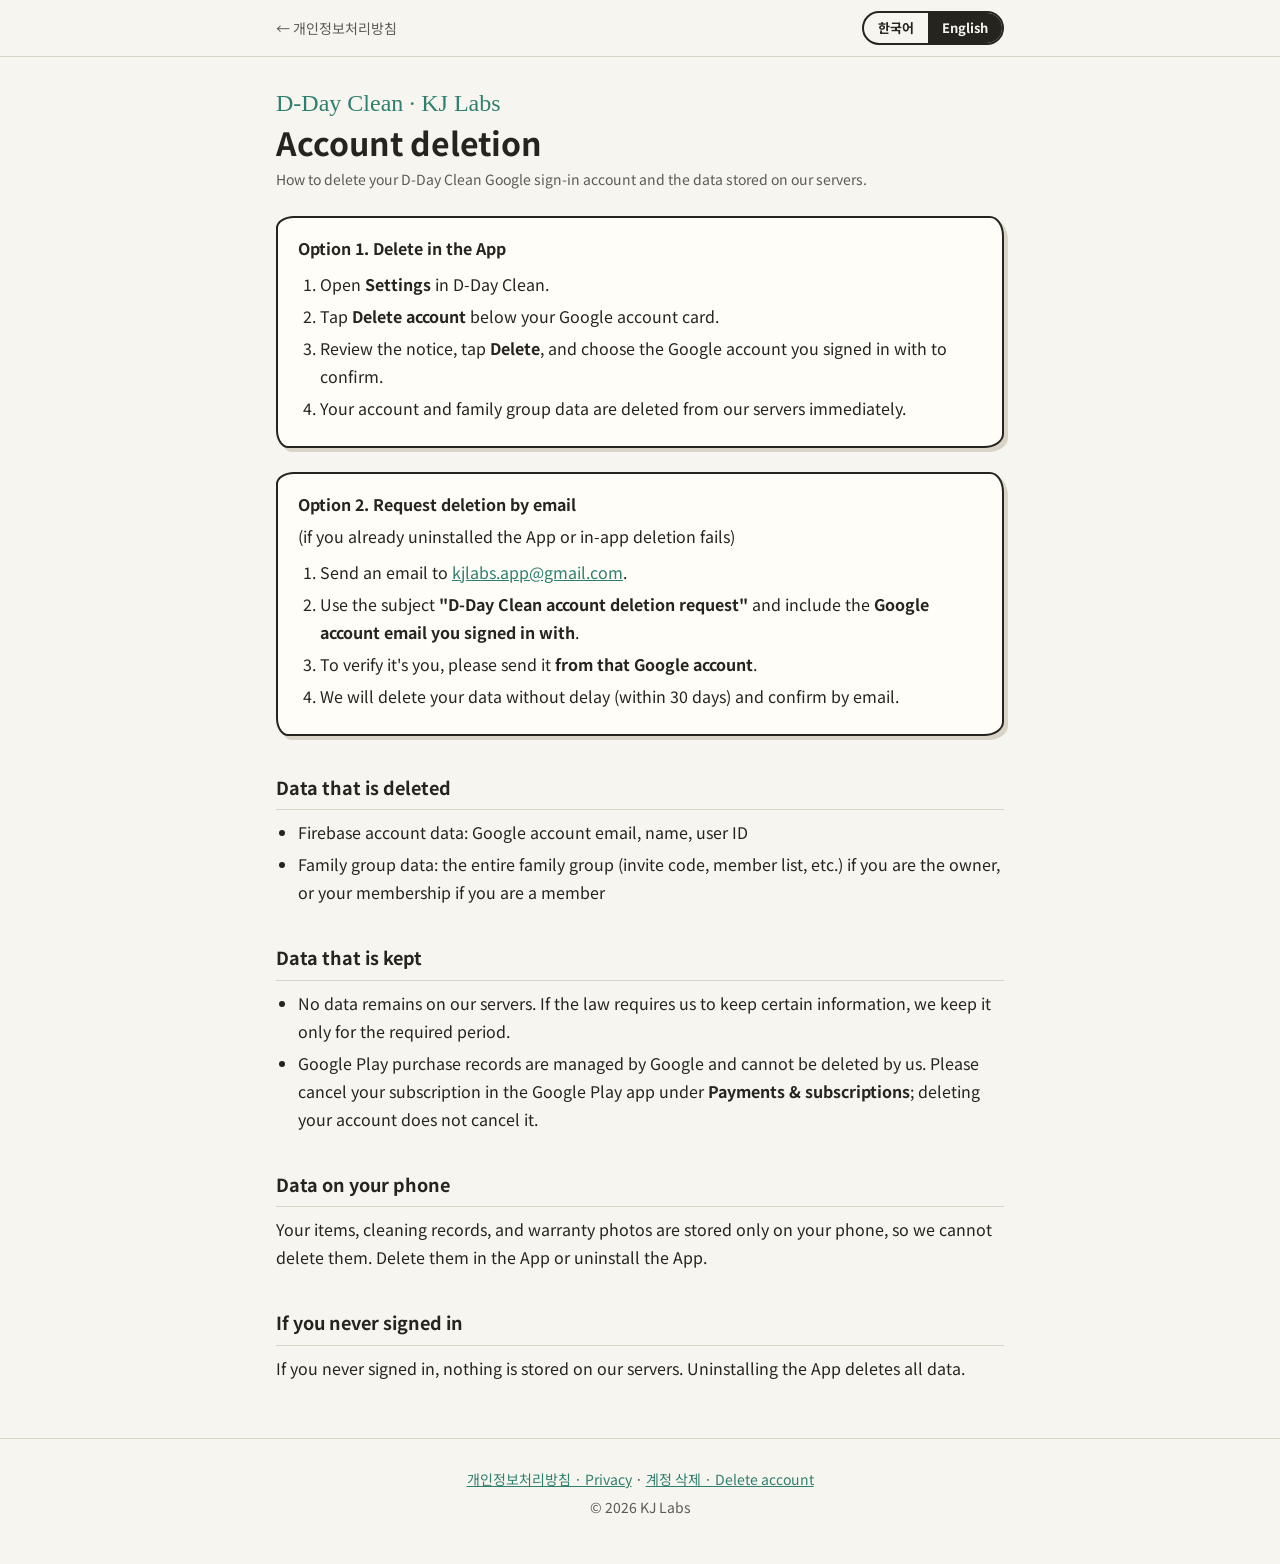
<file: apps/ddayclean/delete-account.html>
<!DOCTYPE html>
<html lang="ko">
<head>
  <meta charset="UTF-8">
  <meta name="viewport" content="width=device-width, initial-scale=1.0">
  <title>D-Day Clean 계정 삭제</title>
  <meta name="description" content="D-Day Clean 계정 및 데이터 삭제 요청 방법 (Account deletion)">
  <link rel="icon" href="icon.png">
  <link rel="preconnect" href="https://fonts.googleapis.com">
  <link rel="preconnect" href="https://fonts.gstatic.com" crossorigin>
  <link href="https://fonts.googleapis.com/css2?family=Noto+Sans+KR:wght@400;500;700&display=swap" rel="stylesheet">
  <link rel="stylesheet" href="legal.css">
</head>
<body>
  <header class="top">
    <nav>
      <a href="privacy.html" class="back">← 개인정보처리방침</a>
      <div class="lang" role="group" aria-label="언어 / Language">
        <button type="button" data-lang="ko">한국어</button>
        <button type="button" data-lang="en">English</button>
      </div>
    </nav>
  </header>

  <main>
    <!-- ===================== 한국어 ===================== -->
    <article lang="ko" data-section="ko">
      <p class="kicker">D-Day Clean · KJ Labs</p>
      <h1>계정 삭제</h1>
      <p class="meta">D-Day Clean의 Google 로그인 계정과 서버에 저장된 데이터를 삭제하는 방법입니다.</p>

      <div class="summary">
        <strong>방법 1. 앱에서 바로 삭제하기</strong>
        <ol>
          <li>D-Day Clean 앱에서 <b>설정</b>을 엽니다.</li>
          <li>Google 계정 카드 아래의 <b>계정 삭제</b>를 누릅니다.</li>
          <li>안내를 확인하고 <b>삭제</b>를 누른 뒤, 본인 확인을 위해 로그인한 Google 계정을 다시 선택합니다.</li>
          <li>서버의 계정 정보와 가족 그룹 정보가 즉시 삭제됩니다.</li>
        </ol>
      </div>

      <div class="summary">
        <strong>방법 2. 이메일로 삭제 요청하기</strong> (앱을 이미 삭제했거나 앱에서 삭제가 안 될 때)
        <ol>
          <li><a href="mailto:kjlabs.app@gmail.com?subject=D-Day%20Clean%20%EA%B3%84%EC%A0%95%20%EC%82%AD%EC%A0%9C%20%EC%9A%94%EC%B2%AD">kjlabs.app@gmail.com</a>으로 메일을 보냅니다.</li>
          <li>제목에 <b>"D-Day Clean 계정 삭제 요청"</b>, 본문에 <b>앱에 로그인한 Google 계정 이메일</b>을 적어 주세요.</li>
          <li>본인 확인을 위해 <b>로그인한 그 Google 계정으로</b> 보내 주세요.</li>
          <li>요청을 받은 뒤 지체 없이(최대 30일 이내) 삭제하고, 완료되면 메일로 알려 드립니다.</li>
        </ol>
      </div>

      <h2>삭제되는 데이터</h2>
      <ul>
        <li>Firebase 계정 정보: Google 계정 이메일, 이름, 사용자 ID</li>
        <li>가족 그룹 정보: 그룹장이면 가족 그룹(초대 코드, 구성원 목록 등) 전체, 구성원이면 그룹에서의 참여 정보</li>
      </ul>

      <h2>보관되는 데이터</h2>
      <ul>
        <li>서버에 남는 데이터는 없습니다. 법령에 따라 보관해야 하는 정보가 생기면 해당 기간 동안만 보관합니다.</li>
        <li>Google Play 결제 기록은 Google이 관리하며, 개발자가 삭제할 수 없습니다. 구독은 Google Play 앱의 <b>결제 및 정기 결제</b>에서 직접 해지해 주세요. 계정을 삭제해도 구독은 자동으로 해지되지 않습니다.</li>
      </ul>

      <h2>휴대폰 안의 데이터</h2>
      <p>품목, 청소 기록, 보증서 사진 등은 휴대폰 안에만 저장되어 있어 개발자가 지울 수 없습니다. 앱 안에서 직접 지우거나 앱을 삭제하면 함께 지워집니다.</p>

      <h2>로그인하지 않고 쓴 경우</h2>
      <p>로그인하지 않았다면 서버에 저장된 정보가 없습니다. 앱을 삭제하면 모든 데이터가 지워집니다.</p>
    </article>

    <!-- ===================== English ===================== -->
    <article lang="en" data-section="en">
      <p class="kicker">D-Day Clean · KJ Labs</p>
      <h1>Account deletion</h1>
      <p class="meta">How to delete your D-Day Clean Google sign-in account and the data stored on our servers.</p>

      <div class="summary">
        <strong>Option 1. Delete in the App</strong>
        <ol>
          <li>Open <b>Settings</b> in D-Day Clean.</li>
          <li>Tap <b>Delete account</b> below your Google account card.</li>
          <li>Review the notice, tap <b>Delete</b>, and choose the Google account you signed in with to confirm.</li>
          <li>Your account and family group data are deleted from our servers immediately.</li>
        </ol>
      </div>

      <div class="summary">
        <strong>Option 2. Request deletion by email</strong> (if you already uninstalled the App or in-app deletion fails)
        <ol>
          <li>Send an email to <a href="mailto:kjlabs.app@gmail.com?subject=D-Day%20Clean%20account%20deletion%20request">kjlabs.app@gmail.com</a>.</li>
          <li>Use the subject <b>"D-Day Clean account deletion request"</b> and include the <b>Google account email you signed in with</b>.</li>
          <li>To verify it's you, please send it <b>from that Google account</b>.</li>
          <li>We will delete your data without delay (within 30 days) and confirm by email.</li>
        </ol>
      </div>

      <h2>Data that is deleted</h2>
      <ul>
        <li>Firebase account data: Google account email, name, user ID</li>
        <li>Family group data: the entire family group (invite code, member list, etc.) if you are the owner, or your membership if you are a member</li>
      </ul>

      <h2>Data that is kept</h2>
      <ul>
        <li>No data remains on our servers. If the law requires us to keep certain information, we keep it only for the required period.</li>
        <li>Google Play purchase records are managed by Google and cannot be deleted by us. Please cancel your subscription in the Google Play app under <b>Payments &amp; subscriptions</b>; deleting your account does not cancel it.</li>
      </ul>

      <h2>Data on your phone</h2>
      <p>Your items, cleaning records, and warranty photos are stored only on your phone, so we cannot delete them. Delete them in the App or uninstall the App.</p>

      <h2>If you never signed in</h2>
      <p>If you never signed in, nothing is stored on our servers. Uninstalling the App deletes all data.</p>
    </article>
  </main>

  <footer>
    <p><a href="privacy.html">개인정보처리방침 · Privacy</a> · <a href="delete-account.html">계정 삭제 · Delete account</a></p>
    <p>© 2026 KJ Labs</p>
  </footer>

  <script src="legal.js"></script>
</body>
</html>
</file>
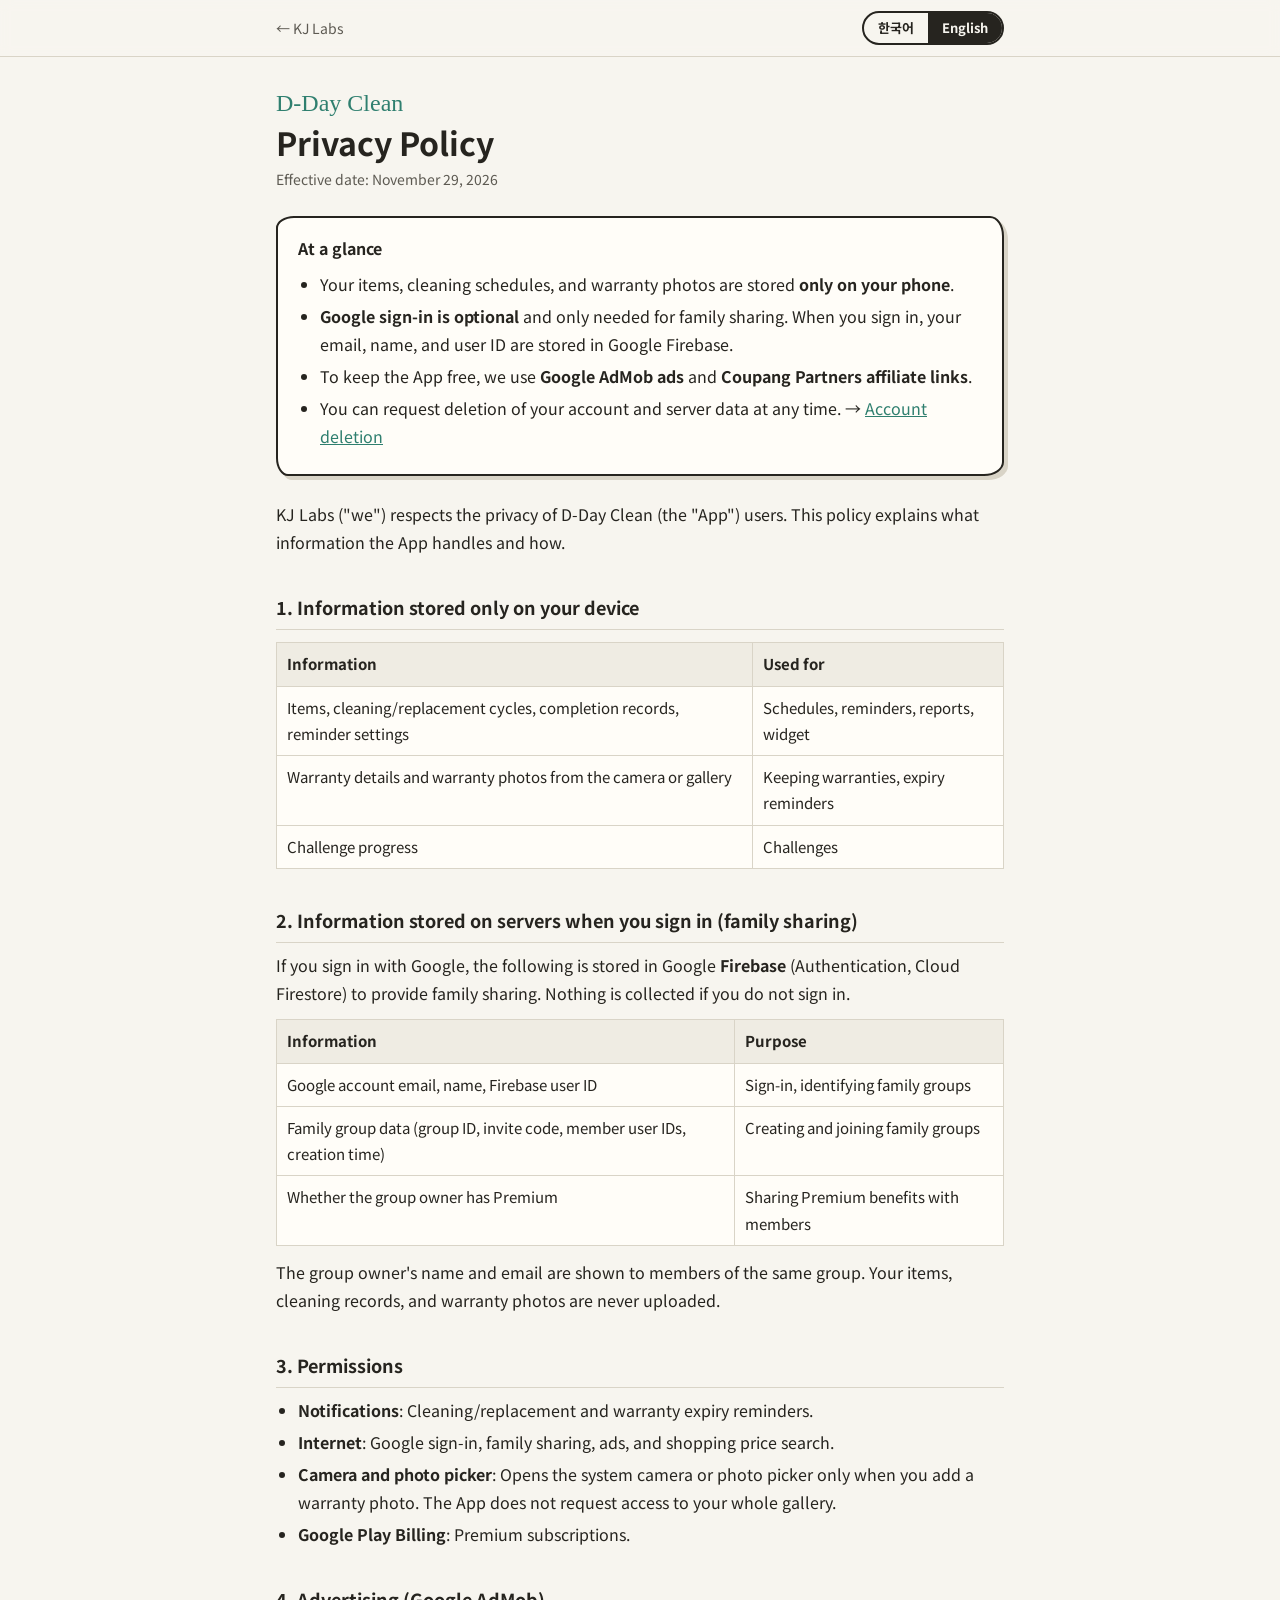
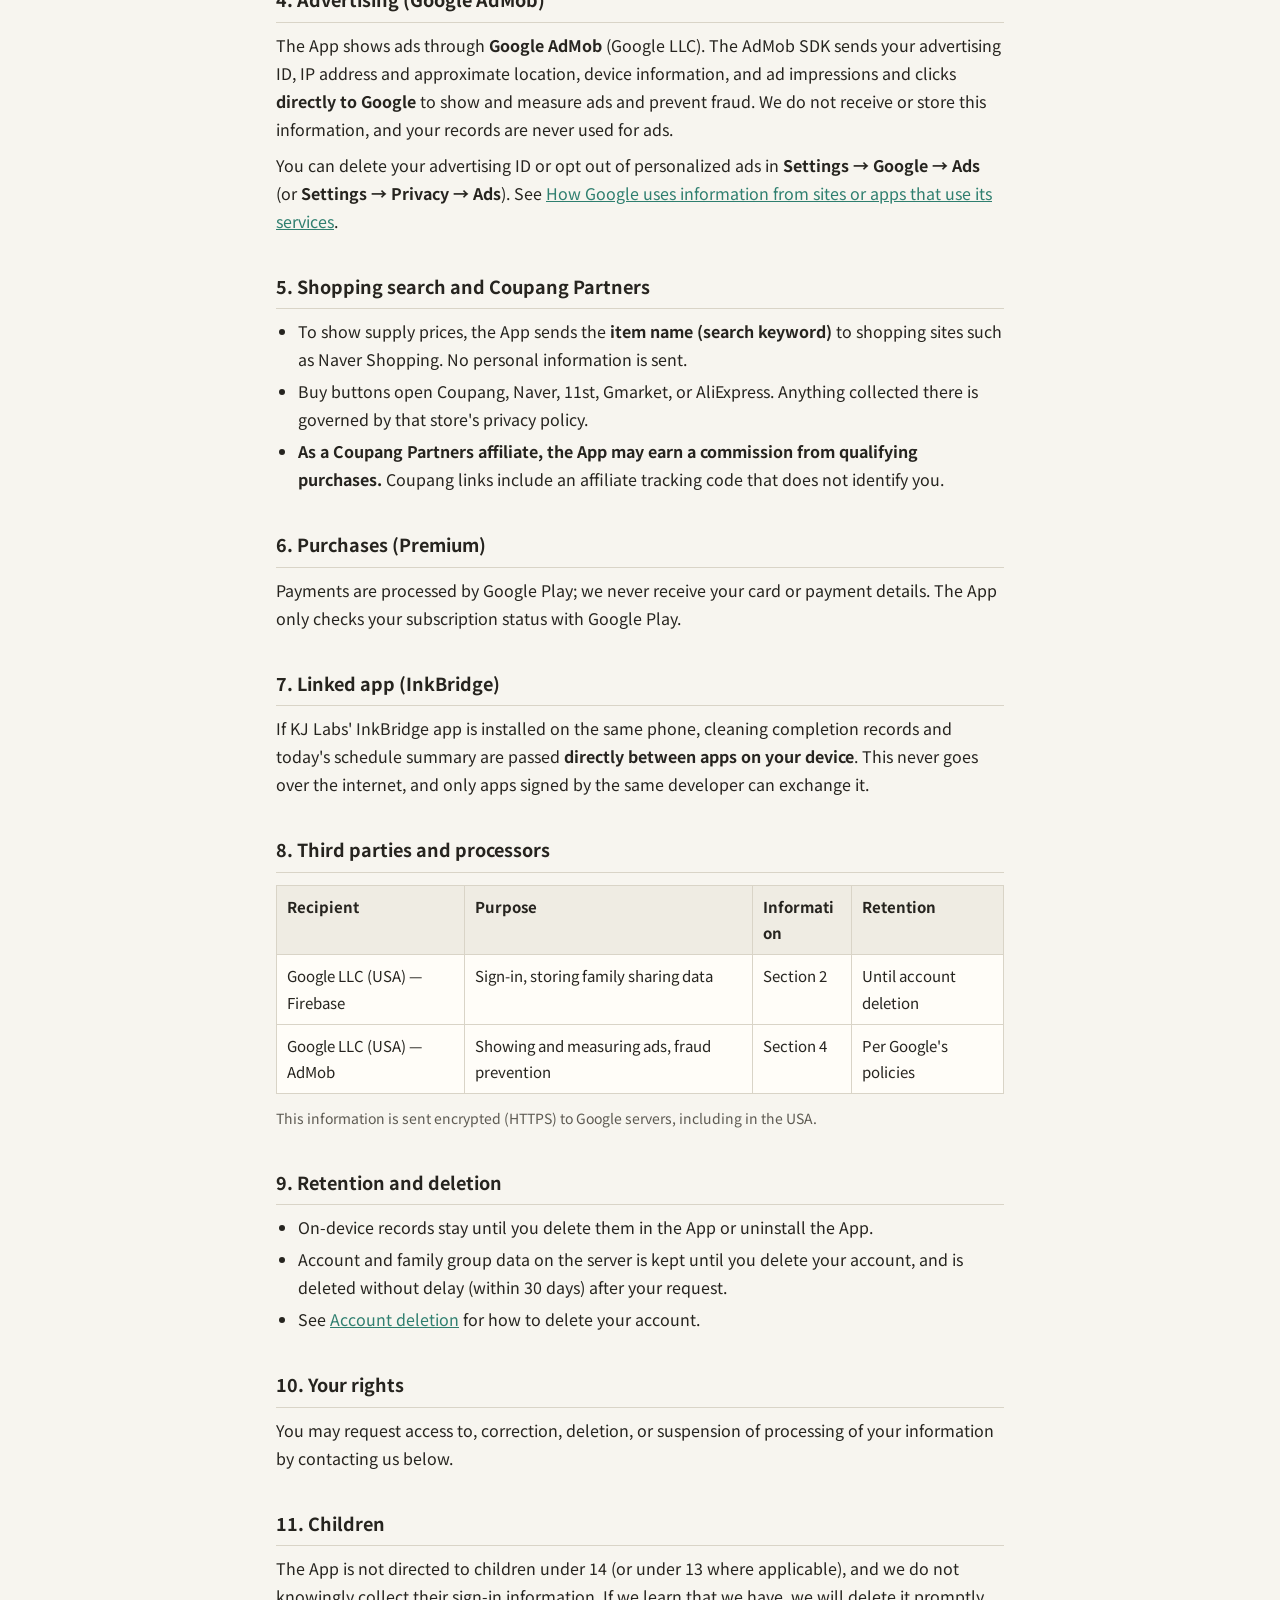
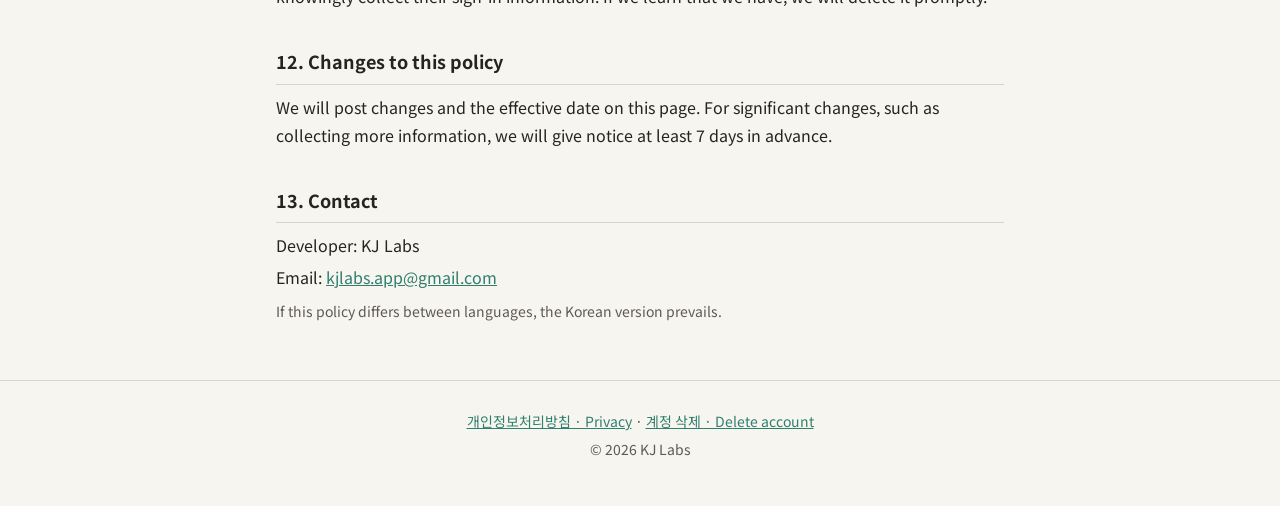
<file: apps/ddayclean/privacy.html>
<!DOCTYPE html>
<html lang="ko">
<head>
  <meta charset="UTF-8">
  <meta name="viewport" content="width=device-width, initial-scale=1.0">
  <title>D-Day Clean 개인정보처리방침</title>
  <meta name="description" content="D-Day Clean 개인정보처리방침 (Privacy Policy)">
  <link rel="icon" href="icon.png">
  <link rel="preconnect" href="https://fonts.googleapis.com">
  <link rel="preconnect" href="https://fonts.gstatic.com" crossorigin>
  <link href="https://fonts.googleapis.com/css2?family=Noto+Sans+KR:wght@400;500;700&display=swap" rel="stylesheet">
  <link rel="stylesheet" href="legal.css">
</head>
<body>
  <header class="top">
    <nav>
      <a href="../../" class="back">← KJ Labs</a>
      <div class="lang" role="group" aria-label="언어 / Language">
        <button type="button" data-lang="ko">한국어</button>
        <button type="button" data-lang="en">English</button>
      </div>
    </nav>
  </header>

  <main>
    <!-- ===================== 한국어 ===================== -->
    <article lang="ko" data-section="ko">
      <p class="kicker">D-Day Clean</p>
      <h1>개인정보처리방침</h1>
      <p class="meta">시행일: 2026년 11월 29일</p>

      <div class="summary">
        <strong>한눈에 보기</strong>
        <ul>
          <li>청소·교체 일정, 보증서 사진 같은 기록은 <b>사용자의 휴대폰 안에만</b> 저장됩니다.</li>
          <li><b>Google 로그인은 선택</b>이며, 가족 공유를 쓸 때만 필요합니다. 로그인하면 이메일·이름·사용자 ID가 Google Firebase에 저장됩니다.</li>
          <li>앱을 무료로 운영하기 위해 <b>Google AdMob 광고</b>와 <b>쿠팡 파트너스 제휴 링크</b>를 사용합니다.</li>
          <li>계정과 서버 데이터는 언제든 삭제를 요청할 수 있습니다. → <a href="delete-account.html">계정 삭제 안내</a></li>
        </ul>
      </div>

      <p>KJ Labs(이하 "개발자")는 D-Day Clean 앱(이하 "앱") 사용자의 개인정보를 소중히 여기며, 「개인정보 보호법」 등 관련 법령을 지킵니다. 이 방침은 앱이 어떤 정보를 어떻게 다루는지 설명합니다.</p>

      <h2>1. 기기 안에만 저장되는 정보</h2>
      <p>다음 정보는 사용자 기기 안에만 저장되며 개발자 서버로 전송되지 않습니다.</p>
      <table>
        <thead><tr><th>정보</th><th>쓰는 곳</th></tr></thead>
        <tbody>
          <tr><td>등록한 품목, 청소·교체 주기, 완료 기록, 알림 설정</td><td>일정 관리, 알림, 리포트, 위젯</td></tr>
          <tr><td>보증서 정보와 카메라·갤러리로 추가한 보증서 사진</td><td>보증서 보관과 만료 알림</td></tr>
          <tr><td>챌린지 진행 기록</td><td>챌린지 기능</td></tr>
        </tbody>
      </table>

      <h2>2. 로그인 시 서버에 저장되는 정보 (가족 공유)</h2>
      <p>Google 계정으로 로그인하면 가족 공유 기능을 위해 다음 정보가 Google의 <b>Firebase</b>(Authentication, Cloud Firestore)에 저장됩니다. 로그인하지 않으면 이 정보는 수집되지 않습니다.</p>
      <table>
        <thead><tr><th>정보</th><th>목적</th></tr></thead>
        <tbody>
          <tr><td>Google 계정 이메일, 이름, Firebase 사용자 ID</td><td>로그인, 가족 그룹 식별</td></tr>
          <tr><td>가족 그룹 정보(그룹 ID, 초대 코드, 구성원 사용자 ID, 생성 시각)</td><td>가족 그룹 만들기·참여</td></tr>
          <tr><td>그룹장의 프리미엄 이용 여부</td><td>구성원에게 프리미엄 혜택 공유</td></tr>
        </tbody>
      </table>
      <p>가족 그룹장의 이름과 이메일은 같은 그룹 구성원에게 표시됩니다. 품목·청소 기록·보증서 사진은 서버에 올라가지 않습니다.</p>

      <h2>3. 사용하는 권한</h2>
      <ul>
        <li><b>알림</b>: 청소·교체 일정과 보증서 만료를 알립니다.</li>
        <li><b>인터넷</b>: Google 로그인, 가족 공유, 광고, 쇼핑 가격 검색에 사용합니다.</li>
        <li><b>카메라·사진 선택</b>: 보증서 사진을 찍거나 고를 때만 기본 카메라 앱·사진 선택기를 엽니다. 갤러리 전체를 읽는 권한은 요청하지 않습니다.</li>
        <li><b>Google Play 결제</b>: 프리미엄 구독 결제에 사용합니다.</li>
      </ul>

      <h2>4. 광고 (Google AdMob)</h2>
      <p>앱은 Google LLC의 <b>Google AdMob</b>으로 광고를 보여 줍니다. AdMob SDK는 광고 표시·측정·부정 행위 방지를 위해 광고 ID, IP 주소와 대략적인 위치, 기기 정보, 광고 노출·클릭 기록을 <b>Google에 직접</b> 전달합니다. 개발자는 이 정보를 받거나 보관하지 않습니다. 앱의 기록 내용은 광고에 쓰이지 않습니다.</p>
      <p>휴대폰의 <b>설정 → Google → 광고</b>(또는 <b>설정 → 개인정보 보호 → 광고</b>)에서 광고 ID를 삭제하거나 맞춤형 광고를 끌 수 있습니다. 자세한 내용은 <a href="https://policies.google.com/technologies/partner-sites" target="_blank" rel="noopener">Google 파트너 사이트·앱의 데이터 사용 방식</a>을 확인해 주세요.</p>

      <h2>5. 쇼핑 검색과 쿠팡 파트너스</h2>
      <ul>
        <li>소모품 가격을 보여 주기 위해 앱이 <b>품목 이름(검색어)</b>을 네이버 쇼핑 등 쇼핑 사이트에 보냅니다. 개인정보는 함께 보내지 않습니다.</li>
        <li>구매 버튼은 쿠팡·네이버·11번가·G마켓·AliExpress 페이지를 엽니다. 이후 수집되는 정보는 각 쇼핑몰의 개인정보처리방침을 따릅니다.</li>
        <li><b>이 앱은 쿠팡 파트너스 활동의 일환으로, 이에 따른 일정액의 수수료를 제공받을 수 있습니다.</b> 쿠팡 링크에는 제휴 추적 코드가 포함되며, 이를 통해 개인을 식별하지 않습니다.</li>
      </ul>

      <h2>6. 결제 (프리미엄)</h2>
      <p>결제는 Google Play가 처리하며, 개발자는 카드 번호 등 결제 정보를 받지 않습니다. 앱은 구독 상태만 Google Play에서 확인합니다.</p>

      <h2>7. 연동 앱 (InkBridge)</h2>
      <p>같은 휴대폰에 KJ Labs의 InkBridge 앱이 있으면, 청소·교체 완료 기록과 오늘의 일정 현황이 <b>기기 안에서 앱끼리 직접</b> 전달됩니다. 인터넷을 거치지 않으며, 같은 개발자가 서명한 앱끼리만 주고받을 수 있습니다.</p>

      <h2>8. 제3자 제공 및 처리 위탁</h2>
      <table>
        <thead><tr><th>받는 자</th><th>목적</th><th>항목</th><th>보유 기간</th></tr></thead>
        <tbody>
          <tr><td>Google LLC (미국) — Firebase</td><td>로그인, 가족 공유 데이터 저장</td><td>2번의 정보</td><td>계정 삭제 시까지</td></tr>
          <tr><td>Google LLC (미국) — AdMob</td><td>광고 표시·측정, 부정 행위 방지</td><td>4번의 광고 관련 정보</td><td>Google 정책에 따름</td></tr>
        </tbody>
      </table>
      <p class="small">이 정보는 인터넷을 통해 Google 서버(미국 등)로 암호화(HTTPS)되어 전송됩니다.</p>

      <h2>9. 보관 기간과 삭제</h2>
      <ul>
        <li>기기 안의 기록은 사용자가 앱에서 지우거나 앱을 삭제할 때까지 보관됩니다.</li>
        <li>서버의 계정 정보와 가족 그룹 정보는 계정을 삭제할 때까지 보관되며, 삭제 요청 후 지체 없이(최대 30일 이내) 파기합니다.</li>
        <li>계정 삭제 방법은 <a href="delete-account.html">계정 삭제 안내</a> 페이지를 확인해 주세요.</li>
      </ul>

      <h2>10. 사용자의 권리</h2>
      <p>사용자는 자신의 정보에 대해 열람·정정·삭제·처리 정지를 요청할 수 있습니다. 아래 연락처로 문의하면 지체 없이 처리합니다.</p>

      <h2>11. 만 14세 미만 아동</h2>
      <p>앱은 만 14세 미만 아동을 대상으로 하지 않으며, 아동의 Google 로그인 정보를 알고 수집하지 않습니다. 아동의 정보가 수집된 사실을 알게 되면 즉시 삭제합니다.</p>

      <h2>12. 방침의 변경</h2>
      <p>방침을 고칠 때는 이 페이지에 변경 내용과 시행일을 알립니다. 수집 항목이 늘어나는 등 중요한 변경은 시행 7일 전에 공지합니다.</p>

      <h2>13. 개인정보 보호책임자 및 문의</h2>
      <ul class="plain">
        <li>개발자: KJ Labs</li>
        <li>이메일: <a href="mailto:kjlabs.app@gmail.com">kjlabs.app@gmail.com</a></li>
      </ul>
      <p class="small">개인정보 침해에 대한 신고나 상담이 필요하면 개인정보침해신고센터(privacy.kisa.or.kr, 국번 없이 118), 개인정보분쟁조정위원회(www.kopico.go.kr, 1833-6972)에 문의할 수 있습니다.</p>
    </article>

    <!-- ===================== English ===================== -->
    <article lang="en" data-section="en">
      <p class="kicker">D-Day Clean</p>
      <h1>Privacy Policy</h1>
      <p class="meta">Effective date: November 29, 2026</p>

      <div class="summary">
        <strong>At a glance</strong>
        <ul>
          <li>Your items, cleaning schedules, and warranty photos are stored <b>only on your phone</b>.</li>
          <li><b>Google sign-in is optional</b> and only needed for family sharing. When you sign in, your email, name, and user ID are stored in Google Firebase.</li>
          <li>To keep the App free, we use <b>Google AdMob ads</b> and <b>Coupang Partners affiliate links</b>.</li>
          <li>You can request deletion of your account and server data at any time. → <a href="delete-account.html?lang=en">Account deletion</a></li>
        </ul>
      </div>

      <p>KJ Labs ("we") respects the privacy of D-Day Clean (the "App") users. This policy explains what information the App handles and how.</p>

      <h2>1. Information stored only on your device</h2>
      <table>
        <thead><tr><th>Information</th><th>Used for</th></tr></thead>
        <tbody>
          <tr><td>Items, cleaning/replacement cycles, completion records, reminder settings</td><td>Schedules, reminders, reports, widget</td></tr>
          <tr><td>Warranty details and warranty photos from the camera or gallery</td><td>Keeping warranties, expiry reminders</td></tr>
          <tr><td>Challenge progress</td><td>Challenges</td></tr>
        </tbody>
      </table>

      <h2>2. Information stored on servers when you sign in (family sharing)</h2>
      <p>If you sign in with Google, the following is stored in Google <b>Firebase</b> (Authentication, Cloud Firestore) to provide family sharing. Nothing is collected if you do not sign in.</p>
      <table>
        <thead><tr><th>Information</th><th>Purpose</th></tr></thead>
        <tbody>
          <tr><td>Google account email, name, Firebase user ID</td><td>Sign-in, identifying family groups</td></tr>
          <tr><td>Family group data (group ID, invite code, member user IDs, creation time)</td><td>Creating and joining family groups</td></tr>
          <tr><td>Whether the group owner has Premium</td><td>Sharing Premium benefits with members</td></tr>
        </tbody>
      </table>
      <p>The group owner's name and email are shown to members of the same group. Your items, cleaning records, and warranty photos are never uploaded.</p>

      <h2>3. Permissions</h2>
      <ul>
        <li><b>Notifications</b>: Cleaning/replacement and warranty expiry reminders.</li>
        <li><b>Internet</b>: Google sign-in, family sharing, ads, and shopping price search.</li>
        <li><b>Camera and photo picker</b>: Opens the system camera or photo picker only when you add a warranty photo. The App does not request access to your whole gallery.</li>
        <li><b>Google Play Billing</b>: Premium subscriptions.</li>
      </ul>

      <h2>4. Advertising (Google AdMob)</h2>
      <p>The App shows ads through <b>Google AdMob</b> (Google LLC). The AdMob SDK sends your advertising ID, IP address and approximate location, device information, and ad impressions and clicks <b>directly to Google</b> to show and measure ads and prevent fraud. We do not receive or store this information, and your records are never used for ads.</p>
      <p>You can delete your advertising ID or opt out of personalized ads in <b>Settings → Google → Ads</b> (or <b>Settings → Privacy → Ads</b>). See <a href="https://policies.google.com/technologies/partner-sites" target="_blank" rel="noopener">How Google uses information from sites or apps that use its services</a>.</p>

      <h2>5. Shopping search and Coupang Partners</h2>
      <ul>
        <li>To show supply prices, the App sends the <b>item name (search keyword)</b> to shopping sites such as Naver Shopping. No personal information is sent.</li>
        <li>Buy buttons open Coupang, Naver, 11st, Gmarket, or AliExpress. Anything collected there is governed by that store's privacy policy.</li>
        <li><b>As a Coupang Partners affiliate, the App may earn a commission from qualifying purchases.</b> Coupang links include an affiliate tracking code that does not identify you.</li>
      </ul>

      <h2>6. Purchases (Premium)</h2>
      <p>Payments are processed by Google Play; we never receive your card or payment details. The App only checks your subscription status with Google Play.</p>

      <h2>7. Linked app (InkBridge)</h2>
      <p>If KJ Labs' InkBridge app is installed on the same phone, cleaning completion records and today's schedule summary are passed <b>directly between apps on your device</b>. This never goes over the internet, and only apps signed by the same developer can exchange it.</p>

      <h2>8. Third parties and processors</h2>
      <table>
        <thead><tr><th>Recipient</th><th>Purpose</th><th>Information</th><th>Retention</th></tr></thead>
        <tbody>
          <tr><td>Google LLC (USA) — Firebase</td><td>Sign-in, storing family sharing data</td><td>Section 2</td><td>Until account deletion</td></tr>
          <tr><td>Google LLC (USA) — AdMob</td><td>Showing and measuring ads, fraud prevention</td><td>Section 4</td><td>Per Google's policies</td></tr>
        </tbody>
      </table>
      <p class="small">This information is sent encrypted (HTTPS) to Google servers, including in the USA.</p>

      <h2>9. Retention and deletion</h2>
      <ul>
        <li>On-device records stay until you delete them in the App or uninstall the App.</li>
        <li>Account and family group data on the server is kept until you delete your account, and is deleted without delay (within 30 days) after your request.</li>
        <li>See <a href="delete-account.html?lang=en">Account deletion</a> for how to delete your account.</li>
      </ul>

      <h2>10. Your rights</h2>
      <p>You may request access to, correction, deletion, or suspension of processing of your information by contacting us below.</p>

      <h2>11. Children</h2>
      <p>The App is not directed to children under 14 (or under 13 where applicable), and we do not knowingly collect their sign-in information. If we learn that we have, we will delete it promptly.</p>

      <h2>12. Changes to this policy</h2>
      <p>We will post changes and the effective date on this page. For significant changes, such as collecting more information, we will give notice at least 7 days in advance.</p>

      <h2>13. Contact</h2>
      <ul class="plain">
        <li>Developer: KJ Labs</li>
        <li>Email: <a href="mailto:kjlabs.app@gmail.com">kjlabs.app@gmail.com</a></li>
      </ul>
      <p class="small">If this policy differs between languages, the Korean version prevails.</p>
    </article>
  </main>

  <footer>
    <p><a href="privacy.html">개인정보처리방침 · Privacy</a> · <a href="delete-account.html">계정 삭제 · Delete account</a></p>
    <p>© 2026 KJ Labs</p>
  </footer>

  <script src="legal.js"></script>
</body>
</html>
</file>
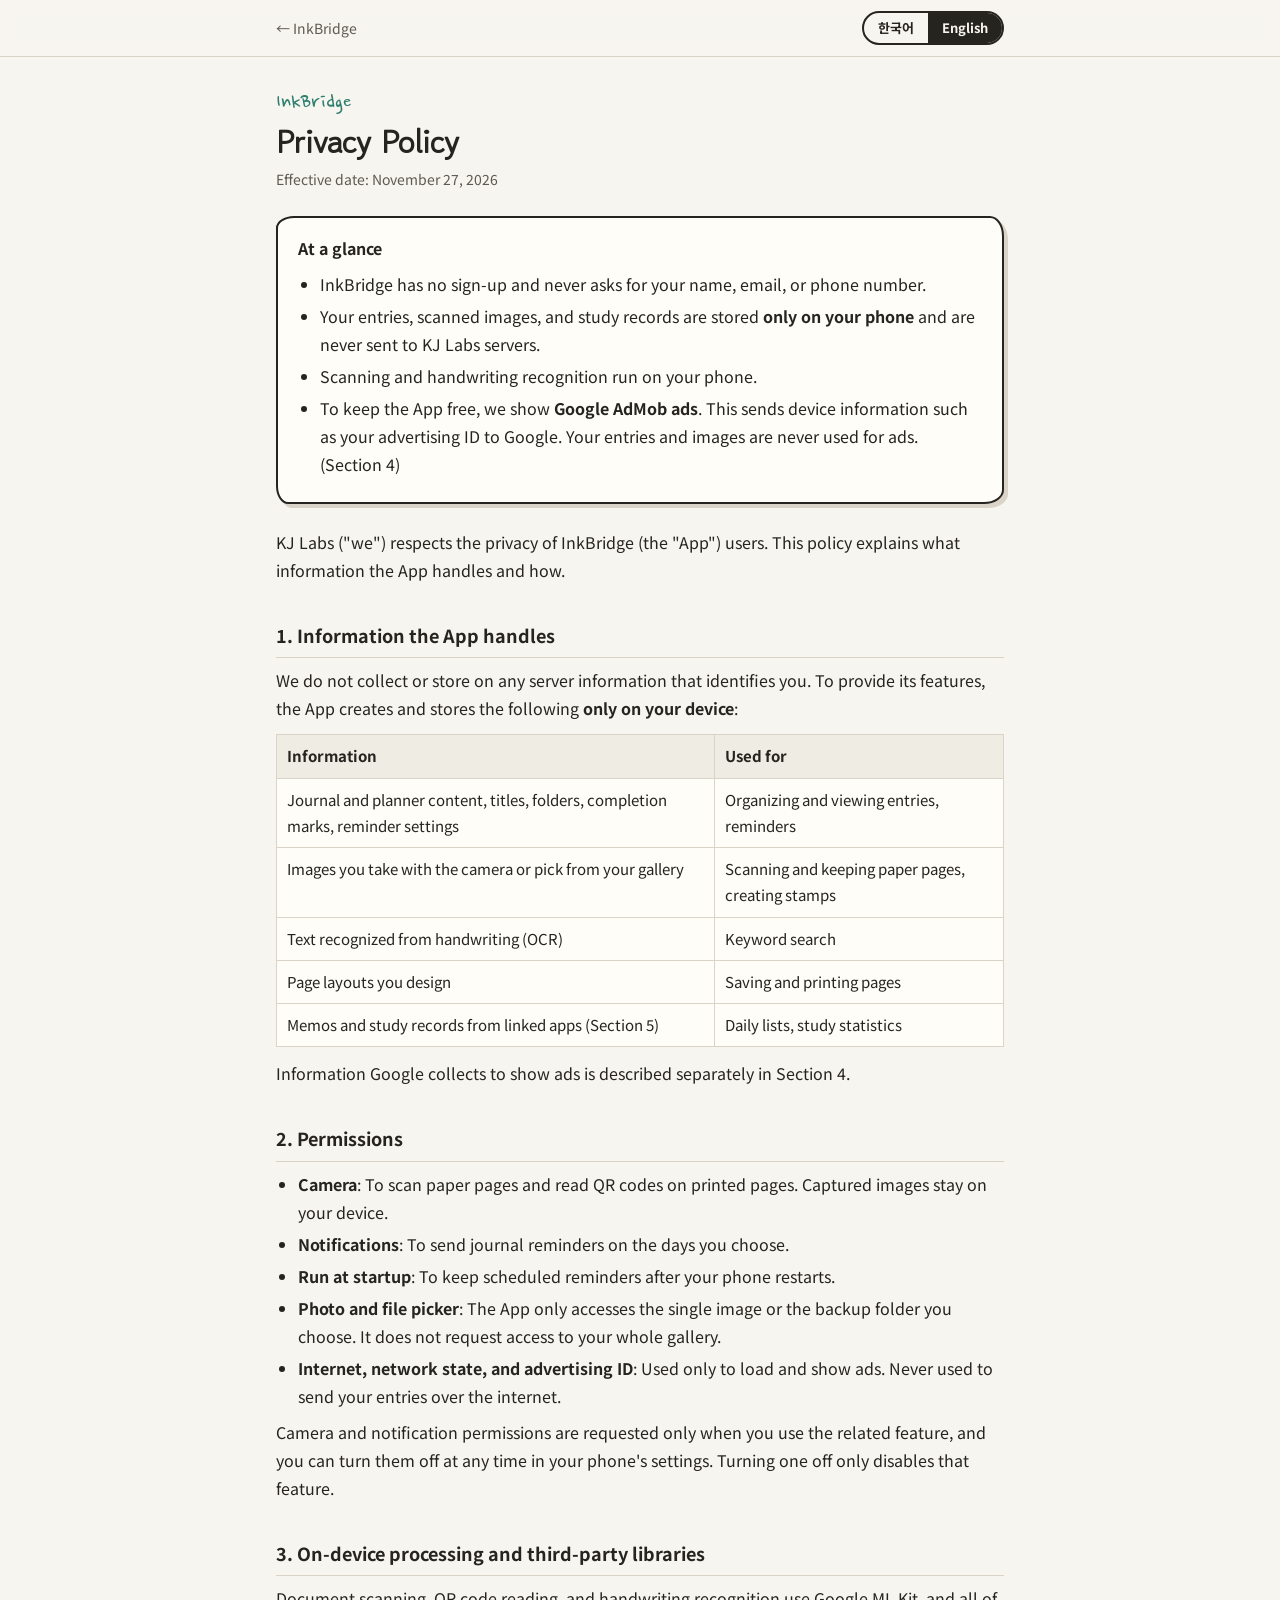
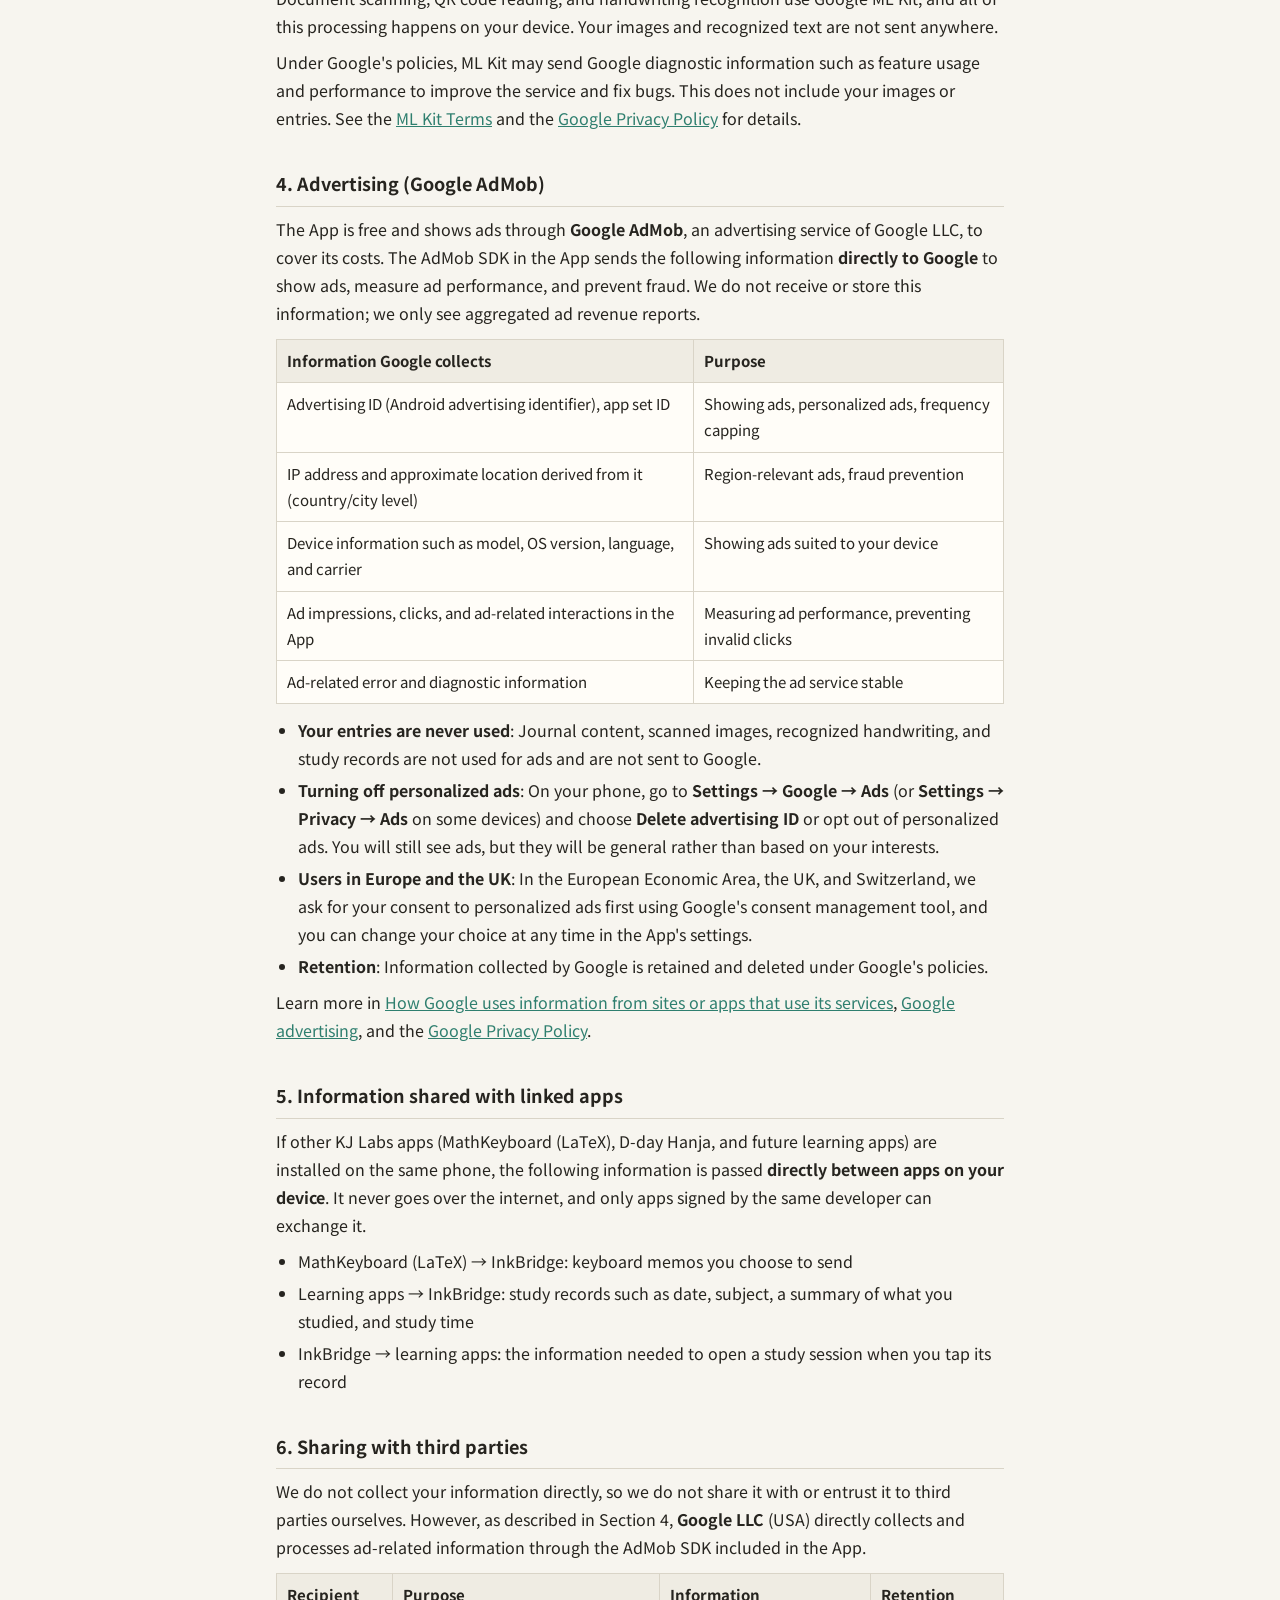
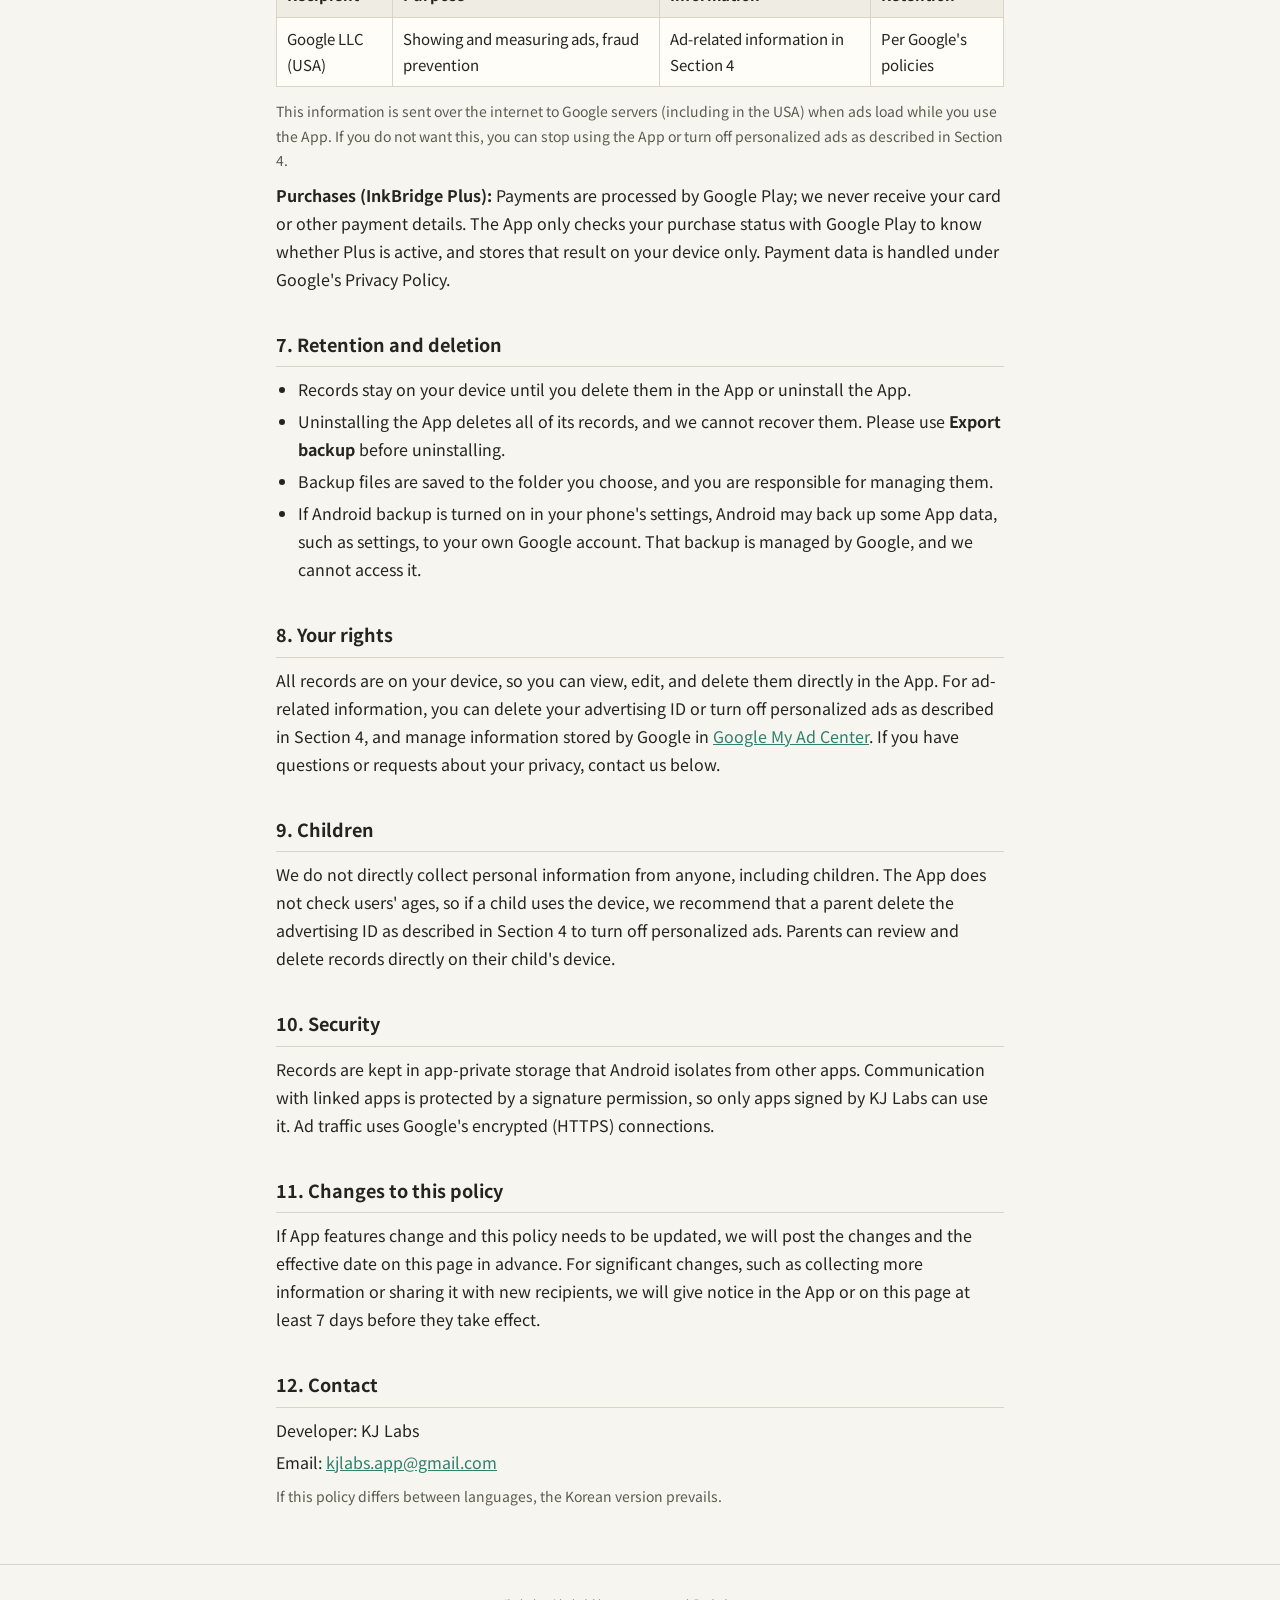
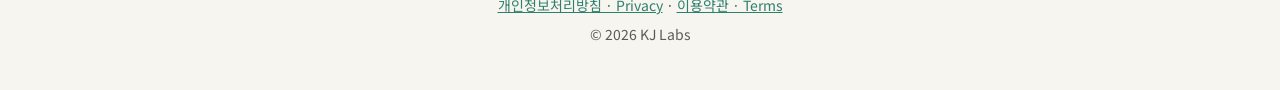
<file: apps/inkbridge/privacy.html>
<!DOCTYPE html>
<html lang="ko">
<head>
  <meta charset="UTF-8">
  <meta name="viewport" content="width=device-width, initial-scale=1.0">
  <title>InkBridge 개인정보처리방침</title>
  <meta name="description" content="InkBridge 개인정보처리방침 (Privacy Policy)">
  <link rel="icon" href="icon.png">
  <link rel="preconnect" href="https://fonts.googleapis.com">
  <link rel="preconnect" href="https://fonts.gstatic.com" crossorigin>
  <link href="https://fonts.googleapis.com/css2?family=Gowun+Dodum&family=Nanum+Pen+Script&family=Noto+Sans+KR:wght@400;500;700&display=swap" rel="stylesheet">
  <link rel="stylesheet" href="legal.css">
</head>
<body>
  <header class="top">
    <nav>
      <a href="./" class="back">← InkBridge</a>
      <div class="lang" role="group" aria-label="언어 / Language">
        <button type="button" data-lang="ko">한국어</button>
        <button type="button" data-lang="en">English</button>
      </div>
    </nav>
  </header>

  <main>
    <!-- ===================== 한국어 ===================== -->
    <article lang="ko" data-section="ko">
      <p class="kicker">InkBridge</p>
      <h1>개인정보처리방침</h1>
      <p class="meta">시행일: 2026년 11월 27일</p>

      <div class="summary">
        <strong>한눈에 보기</strong>
        <ul>
          <li>InkBridge는 회원가입이 없고, 이름·이메일·전화번호 같은 개인정보를 받지 않습니다.</li>
          <li>일기, 스캔 이미지, 학습 기록은 모두 <b>사용자의 휴대폰 안에만</b> 저장되며 KJ Labs 서버로 전송되지 않습니다.</li>
          <li>스캔과 손글씨 인식은 휴대폰 안에서 처리됩니다.</li>
          <li>앱을 무료로 운영하기 위해 <b>Google AdMob 광고</b>를 보여 줍니다. 이를 위해 광고 ID 같은 기기 정보가 Google에 전달됩니다. 일기·이미지 같은 기록 내용은 광고에 쓰이지 않습니다. (아래 4번)</li>
        </ul>
      </div>

      <p>KJ Labs(이하 "개발자")는 InkBridge 앱(이하 "앱") 사용자의 개인정보를 소중히 여기며, 「개인정보 보호법」 등 관련 법령을 지킵니다. 이 방침은 앱이 어떤 정보를 어떻게 다루는지 설명합니다.</p>

      <h2>1. 처리하는 정보</h2>
      <p>개발자는 사용자를 식별할 수 있는 개인정보를 직접 수집하거나 서버에 보관하지 않습니다. 앱 기능을 위해 다음 정보가 <b>사용자 기기 안에서만</b> 만들어지고 저장됩니다.</p>
      <table>
        <thead><tr><th>정보</th><th>쓰는 곳</th></tr></thead>
        <tbody>
          <tr><td>일기·플래너 내용, 제목, 폴더, 완료 표시, 알림 설정</td><td>기록 정리와 보기, 알림</td></tr>
          <tr><td>카메라로 찍거나 갤러리에서 고른 이미지</td><td>종이 페이지 스캔·보관, 스탬프 만들기</td></tr>
          <tr><td>손글씨 인식(OCR)으로 얻은 글자</td><td>키워드 검색</td></tr>
          <tr><td>직접 만든 속지 양식</td><td>속지 저장과 인쇄</td></tr>
          <tr><td>연동 앱에서 받은 메모·학습 기록 (아래 5번)</td><td>날짜별 목록, 학습 통계</td></tr>
        </tbody>
      </table>
      <p>광고 표시를 위해 Google이 수집하는 정보는 4번에서 따로 설명합니다.</p>

      <h2>2. 사용하는 권한</h2>
      <ul>
        <li><b>카메라</b>: 종이 페이지를 스캔하고 인쇄한 속지의 QR 코드를 읽습니다. 촬영한 이미지는 기기 안에만 저장됩니다.</li>
        <li><b>알림</b>: 사용자가 정한 날에 일기 알림을 보냅니다.</li>
        <li><b>부팅 완료 수신</b>: 휴대폰을 다시 켠 뒤에도 알림 예약이 유지되도록 합니다.</li>
        <li><b>사진·파일 선택</b>: 사용자가 직접 고른 이미지 한 장 또는 백업 폴더에만 접근합니다. 갤러리 전체를 읽는 권한은 요청하지 않습니다.</li>
        <li><b>인터넷·네트워크 상태, 광고 ID</b>: 광고를 불러오고 보여 주는 데에만 사용합니다. 기록 내용을 인터넷으로 보내는 데 쓰지 않습니다.</li>
      </ul>
      <p>카메라와 알림 권한은 해당 기능을 쓸 때만 요청하며, 휴대폰 설정에서 언제든 끌 수 있습니다. 권한을 끄면 그 기능만 쓸 수 없고 나머지 기능은 그대로 쓸 수 있습니다.</p>

      <h2>3. 기기 안 처리와 외부 라이브러리</h2>
      <p>문서 스캔, QR 코드 인식, 손글씨 인식에는 Google의 ML Kit를 사용하며, 이 처리는 모두 기기 안에서 이루어집니다. 사용자의 이미지나 인식된 글자는 외부로 전송되지 않습니다.</p>
      <p>다만 ML Kit는 Google 정책에 따라 기능 개선과 오류 해결을 위해 기능의 사용 빈도·성능 같은 진단 정보를 Google에 보낼 수 있습니다. 이 정보에는 사용자의 이미지나 기록 내용이 포함되지 않습니다. 자세한 내용은 <a href="https://developers.google.com/ml-kit/terms" target="_blank" rel="noopener">ML Kit 이용약관</a>과 <a href="https://policies.google.com/privacy" target="_blank" rel="noopener">Google 개인정보처리방침</a>을 확인해 주세요.</p>

      <h2>4. 광고 (Google AdMob)</h2>
      <p>앱은 무료로 제공되며, 운영 비용을 위해 Google LLC의 광고 서비스인 <b>Google AdMob</b>을 통해 광고를 보여 줍니다. 앱에 포함된 AdMob SDK는 광고를 보여 주고, 광고 성과를 측정하고, 부정 클릭을 막기 위해 다음 정보를 <b>Google에 직접</b> 전달합니다. 개발자는 이 정보를 받거나 보관하지 않으며, 집계된 광고 수익 보고서만 볼 수 있습니다.</p>
      <table>
        <thead><tr><th>Google이 수집하는 정보</th><th>목적</th></tr></thead>
        <tbody>
          <tr><td>광고 ID(Android 광고 식별자), 앱 세트 ID</td><td>광고 표시, 맞춤형 광고, 광고 횟수 제한</td></tr>
          <tr><td>IP 주소와 이로부터 추정한 대략적인 위치(국가·도시 수준)</td><td>지역에 맞는 광고, 부정 행위 방지</td></tr>
          <tr><td>기기 모델, 운영체제 버전, 언어, 통신사 등 기기 정보</td><td>기기에 맞는 광고 표시</td></tr>
          <tr><td>광고 노출·클릭 기록, 앱 사용 중 광고 관련 상호작용</td><td>광고 성과 측정, 부정 클릭 방지</td></tr>
          <tr><td>광고 관련 오류·진단 정보</td><td>광고 서비스 안정성 확보</td></tr>
        </tbody>
      </table>
      <ul>
        <li><b>기록 내용은 쓰이지 않습니다</b>: 일기 내용, 스캔 이미지, 손글씨 인식 결과, 학습 기록은 광고에 쓰이지 않으며 Google에 전달되지 않습니다.</li>
        <li><b>맞춤형 광고 끄기</b>: 휴대폰의 <b>설정 → Google → 광고</b>(기기에 따라 <b>설정 → 개인정보 보호 → 광고</b>)에서 <b>광고 ID 삭제</b> 또는 맞춤형 광고 끄기를 선택할 수 있습니다. 이 경우에도 광고는 표시되지만, 관심사에 맞춘 광고 대신 일반 광고가 나옵니다.</li>
        <li><b>유럽·영국 사용자</b>: 유럽경제지역(EEA), 영국, 스위스에서는 Google의 동의 관리 도구로 맞춤형 광고에 대한 동의를 먼저 묻고, 동의 여부는 앱 설정에서 언제든 바꿀 수 있습니다.</li>
        <li><b>보관 기간</b>: Google이 수집한 정보는 Google의 정책에 따라 보관·삭제됩니다.</li>
      </ul>
      <p>Google의 정보 처리 방식은 <a href="https://policies.google.com/technologies/partner-sites" target="_blank" rel="noopener">Google 파트너 사이트·앱의 데이터 사용 방식</a>, <a href="https://policies.google.com/technologies/ads" target="_blank" rel="noopener">Google 광고 정책</a>, <a href="https://policies.google.com/privacy" target="_blank" rel="noopener">Google 개인정보처리방침</a>에서 확인할 수 있습니다.</p>

      <h2>5. 연동 앱과 주고받는 정보</h2>
      <p>같은 휴대폰에 KJ Labs의 앱(MathKeyboard(LaTeX), D-day Hanja 및 이후 출시되는 학습 앱)이 설치되어 있으면, 다음 정보가 <b>기기 안에서 앱끼리 직접</b> 전달됩니다. 인터넷을 거치지 않으며, 같은 개발자가 서명한 앱끼리만 주고받을 수 있도록 보호됩니다.</p>
      <ul>
        <li>MathKeyboard(LaTeX) → InkBridge: 사용자가 보내기를 누른 키보드 메모</li>
        <li>학습 앱 → InkBridge: 학습한 날짜, 과목, 학습 내용 요약, 학습 시간 등 학습 기록</li>
        <li>InkBridge → 학습 앱: 사용자가 기록을 눌러 해당 학습으로 이동할 때 필요한 정보</li>
      </ul>

      <h2>6. 제3자 제공 및 처리 위탁</h2>
      <p>개발자는 사용자 정보를 직접 수집하지 않으므로 제3자에게 제공하거나 처리를 위탁하지 않습니다. 다만 4번에서 설명한 대로, 광고 표시를 위해 앱에 포함된 AdMob SDK를 통해 <b>Google LLC</b>(미국)가 광고 관련 정보를 직접 수집·처리합니다.</p>
      <table>
        <thead><tr><th>받는 자</th><th>목적</th><th>항목</th><th>보유 기간</th></tr></thead>
        <tbody>
          <tr><td>Google LLC (미국)</td><td>광고 표시·측정, 부정 행위 방지</td><td>4번의 광고 관련 정보</td><td>Google 정책에 따름</td></tr>
        </tbody>
      </table>
      <p class="small">이 정보는 앱 사용 중 광고를 불러올 때 인터넷을 통해 Google 서버(미국 등)로 전송됩니다. 광고를 원하지 않으면 앱 사용을 멈추거나, 4번의 방법으로 맞춤형 광고를 끌 수 있습니다.</p>

      <p><b>유료 결제(InkBridge Plus):</b> 결제는 Google Play가 처리하며, 개발자는 카드 번호 등 결제 정보를 받지 않습니다. 앱은 Plus 이용 여부를 확인하기 위해 Google Play에서 구매 상태만 조회하고, 그 결과를 기기 안에만 저장합니다. 결제 정보의 처리는 Google의 개인정보처리방침을 따릅니다.</p>

      <h2>7. 보관 기간과 삭제</h2>
      <ul>
        <li>기록은 사용자가 앱에서 지우거나 앱을 삭제할 때까지 기기 안에 보관됩니다.</li>
        <li>앱을 삭제하면 앱 안의 모든 기록이 함께 지워지며 개발자는 이를 되살릴 수 없습니다. 삭제 전에 앱의 <b>백업 내보내기</b>를 이용해 주세요.</li>
        <li>백업 내보내기로 저장한 파일은 사용자가 고른 폴더에 저장되며, 그 파일의 관리는 사용자에게 있습니다.</li>
        <li>휴대폰 설정에서 Android 백업이 켜져 있으면, Android 시스템이 앱 설정 등 일부 데이터를 사용자 본인의 Google 계정에 백업할 수 있습니다. 이 백업은 Google이 관리하며 개발자는 접근할 수 없습니다.</li>
      </ul>

      <h2>8. 사용자의 권리</h2>
      <p>모든 기록은 사용자 기기에 있으므로 사용자가 앱 안에서 직접 보고, 고치고, 지울 수 있습니다. 광고와 관련된 정보는 4번의 방법으로 광고 ID를 삭제하거나 맞춤형 광고를 끌 수 있으며, Google에 저장된 정보는 <a href="https://myadcenter.google.com/" target="_blank" rel="noopener">Google 내 광고 센터</a>에서 관리할 수 있습니다. 개인정보와 관련해 궁금한 점이나 요청이 있으면 아래 연락처로 문의해 주세요.</p>

      <h2>9. 만 14세 미만 아동</h2>
      <p>개발자는 아동을 포함한 어떤 사용자의 개인정보도 직접 수집하지 않습니다. 앱은 사용자의 나이를 확인하지 않으므로, 아동이 사용하는 기기라면 보호자가 4번의 방법으로 광고 ID를 삭제해 맞춤형 광고를 끌 것을 권합니다. 보호자는 자녀의 기기에서 앱 기록을 직접 확인하고 지울 수 있습니다.</p>

      <h2>10. 안전성 확보 조치</h2>
      <p>기록은 Android가 앱마다 분리해 주는 저장 공간에 보관되어 다른 앱이 읽을 수 없습니다. 연동 앱과의 통신은 서명 권한으로 보호되어 KJ Labs가 서명한 앱만 사용할 수 있습니다. 광고 통신은 Google의 암호화된 연결(HTTPS)로 이루어집니다.</p>

      <h2>11. 방침의 변경</h2>
      <p>앱 기능이 바뀌어 이 방침을 고쳐야 할 때는 이 페이지에 변경 내용과 시행일을 미리 알립니다. 특히 수집하는 정보나 전달받는 곳이 늘어나는 등 중요한 변경은 시행 7일 전에 앱 또는 이 페이지에 공지합니다.</p>

      <h2>12. 개인정보 보호책임자 및 문의</h2>
      <ul class="plain">
        <li>개발자: KJ Labs</li>
        <li>이메일: <a href="mailto:kjlabs.app@gmail.com">kjlabs.app@gmail.com</a></li>
      </ul>
      <p class="small">개인정보 침해에 대한 신고나 상담이 필요하면 개인정보침해신고센터(privacy.kisa.or.kr, 국번 없이 118), 개인정보분쟁조정위원회(www.kopico.go.kr, 1833-6972)에 문의할 수 있습니다.</p>
    </article>

    <!-- ===================== English ===================== -->
    <article lang="en" data-section="en">
      <p class="kicker">InkBridge</p>
      <h1>Privacy Policy</h1>
      <p class="meta">Effective date: November 27, 2026</p>

      <div class="summary">
        <strong>At a glance</strong>
        <ul>
          <li>InkBridge has no sign-up and never asks for your name, email, or phone number.</li>
          <li>Your entries, scanned images, and study records are stored <b>only on your phone</b> and are never sent to KJ Labs servers.</li>
          <li>Scanning and handwriting recognition run on your phone.</li>
          <li>To keep the App free, we show <b>Google AdMob ads</b>. This sends device information such as your advertising ID to Google. Your entries and images are never used for ads. (Section 4)</li>
        </ul>
      </div>

      <p>KJ Labs ("we") respects the privacy of InkBridge (the "App") users. This policy explains what information the App handles and how.</p>

      <h2>1. Information the App handles</h2>
      <p>We do not collect or store on any server information that identifies you. To provide its features, the App creates and stores the following <b>only on your device</b>:</p>
      <table>
        <thead><tr><th>Information</th><th>Used for</th></tr></thead>
        <tbody>
          <tr><td>Journal and planner content, titles, folders, completion marks, reminder settings</td><td>Organizing and viewing entries, reminders</td></tr>
          <tr><td>Images you take with the camera or pick from your gallery</td><td>Scanning and keeping paper pages, creating stamps</td></tr>
          <tr><td>Text recognized from handwriting (OCR)</td><td>Keyword search</td></tr>
          <tr><td>Page layouts you design</td><td>Saving and printing pages</td></tr>
          <tr><td>Memos and study records from linked apps (Section 5)</td><td>Daily lists, study statistics</td></tr>
        </tbody>
      </table>
      <p>Information Google collects to show ads is described separately in Section 4.</p>

      <h2>2. Permissions</h2>
      <ul>
        <li><b>Camera</b>: To scan paper pages and read QR codes on printed pages. Captured images stay on your device.</li>
        <li><b>Notifications</b>: To send journal reminders on the days you choose.</li>
        <li><b>Run at startup</b>: To keep scheduled reminders after your phone restarts.</li>
        <li><b>Photo and file picker</b>: The App only accesses the single image or the backup folder you choose. It does not request access to your whole gallery.</li>
        <li><b>Internet, network state, and advertising ID</b>: Used only to load and show ads. Never used to send your entries over the internet.</li>
      </ul>
      <p>Camera and notification permissions are requested only when you use the related feature, and you can turn them off at any time in your phone's settings. Turning one off only disables that feature.</p>

      <h2>3. On-device processing and third-party libraries</h2>
      <p>Document scanning, QR code reading, and handwriting recognition use Google ML Kit, and all of this processing happens on your device. Your images and recognized text are not sent anywhere.</p>
      <p>Under Google's policies, ML Kit may send Google diagnostic information such as feature usage and performance to improve the service and fix bugs. This does not include your images or entries. See the <a href="https://developers.google.com/ml-kit/terms" target="_blank" rel="noopener">ML Kit Terms</a> and the <a href="https://policies.google.com/privacy" target="_blank" rel="noopener">Google Privacy Policy</a> for details.</p>

      <h2>4. Advertising (Google AdMob)</h2>
      <p>The App is free and shows ads through <b>Google AdMob</b>, an advertising service of Google LLC, to cover its costs. The AdMob SDK in the App sends the following information <b>directly to Google</b> to show ads, measure ad performance, and prevent fraud. We do not receive or store this information; we only see aggregated ad revenue reports.</p>
      <table>
        <thead><tr><th>Information Google collects</th><th>Purpose</th></tr></thead>
        <tbody>
          <tr><td>Advertising ID (Android advertising identifier), app set ID</td><td>Showing ads, personalized ads, frequency capping</td></tr>
          <tr><td>IP address and approximate location derived from it (country/city level)</td><td>Region-relevant ads, fraud prevention</td></tr>
          <tr><td>Device information such as model, OS version, language, and carrier</td><td>Showing ads suited to your device</td></tr>
          <tr><td>Ad impressions, clicks, and ad-related interactions in the App</td><td>Measuring ad performance, preventing invalid clicks</td></tr>
          <tr><td>Ad-related error and diagnostic information</td><td>Keeping the ad service stable</td></tr>
        </tbody>
      </table>
      <ul>
        <li><b>Your entries are never used</b>: Journal content, scanned images, recognized handwriting, and study records are not used for ads and are not sent to Google.</li>
        <li><b>Turning off personalized ads</b>: On your phone, go to <b>Settings → Google → Ads</b> (or <b>Settings → Privacy → Ads</b> on some devices) and choose <b>Delete advertising ID</b> or opt out of personalized ads. You will still see ads, but they will be general rather than based on your interests.</li>
        <li><b>Users in Europe and the UK</b>: In the European Economic Area, the UK, and Switzerland, we ask for your consent to personalized ads first using Google's consent management tool, and you can change your choice at any time in the App's settings.</li>
        <li><b>Retention</b>: Information collected by Google is retained and deleted under Google's policies.</li>
      </ul>
      <p>Learn more in <a href="https://policies.google.com/technologies/partner-sites" target="_blank" rel="noopener">How Google uses information from sites or apps that use its services</a>, <a href="https://policies.google.com/technologies/ads" target="_blank" rel="noopener">Google advertising</a>, and the <a href="https://policies.google.com/privacy" target="_blank" rel="noopener">Google Privacy Policy</a>.</p>

      <h2>5. Information shared with linked apps</h2>
      <p>If other KJ Labs apps (MathKeyboard (LaTeX), D-day Hanja, and future learning apps) are installed on the same phone, the following information is passed <b>directly between apps on your device</b>. It never goes over the internet, and only apps signed by the same developer can exchange it.</p>
      <ul>
        <li>MathKeyboard (LaTeX) → InkBridge: keyboard memos you choose to send</li>
        <li>Learning apps → InkBridge: study records such as date, subject, a summary of what you studied, and study time</li>
        <li>InkBridge → learning apps: the information needed to open a study session when you tap its record</li>
      </ul>

      <h2>6. Sharing with third parties</h2>
      <p>We do not collect your information directly, so we do not share it with or entrust it to third parties ourselves. However, as described in Section 4, <b>Google LLC</b> (USA) directly collects and processes ad-related information through the AdMob SDK included in the App.</p>
      <table>
        <thead><tr><th>Recipient</th><th>Purpose</th><th>Information</th><th>Retention</th></tr></thead>
        <tbody>
          <tr><td>Google LLC (USA)</td><td>Showing and measuring ads, fraud prevention</td><td>Ad-related information in Section 4</td><td>Per Google's policies</td></tr>
        </tbody>
      </table>
      <p class="small">This information is sent over the internet to Google servers (including in the USA) when ads load while you use the App. If you do not want this, you can stop using the App or turn off personalized ads as described in Section 4.</p>

      <p><b>Purchases (InkBridge Plus):</b> Payments are processed by Google Play; we never receive your card or other payment details. The App only checks your purchase status with Google Play to know whether Plus is active, and stores that result on your device only. Payment data is handled under Google's Privacy Policy.</p>

      <h2>7. Retention and deletion</h2>
      <ul>
        <li>Records stay on your device until you delete them in the App or uninstall the App.</li>
        <li>Uninstalling the App deletes all of its records, and we cannot recover them. Please use <b>Export backup</b> before uninstalling.</li>
        <li>Backup files are saved to the folder you choose, and you are responsible for managing them.</li>
        <li>If Android backup is turned on in your phone's settings, Android may back up some App data, such as settings, to your own Google account. That backup is managed by Google, and we cannot access it.</li>
      </ul>

      <h2>8. Your rights</h2>
      <p>All records are on your device, so you can view, edit, and delete them directly in the App. For ad-related information, you can delete your advertising ID or turn off personalized ads as described in Section 4, and manage information stored by Google in <a href="https://myadcenter.google.com/" target="_blank" rel="noopener">Google My Ad Center</a>. If you have questions or requests about your privacy, contact us below.</p>

      <h2>9. Children</h2>
      <p>We do not directly collect personal information from anyone, including children. The App does not check users' ages, so if a child uses the device, we recommend that a parent delete the advertising ID as described in Section 4 to turn off personalized ads. Parents can review and delete records directly on their child's device.</p>

      <h2>10. Security</h2>
      <p>Records are kept in app-private storage that Android isolates from other apps. Communication with linked apps is protected by a signature permission, so only apps signed by KJ Labs can use it. Ad traffic uses Google's encrypted (HTTPS) connections.</p>

      <h2>11. Changes to this policy</h2>
      <p>If App features change and this policy needs to be updated, we will post the changes and the effective date on this page in advance. For significant changes, such as collecting more information or sharing it with new recipients, we will give notice in the App or on this page at least 7 days before they take effect.</p>

      <h2>12. Contact</h2>
      <ul class="plain">
        <li>Developer: KJ Labs</li>
        <li>Email: <a href="mailto:kjlabs.app@gmail.com">kjlabs.app@gmail.com</a></li>
      </ul>
      <p class="small">If this policy differs between languages, the Korean version prevails.</p>
    </article>
  </main>

  <footer>
    <p><a href="privacy.html">개인정보처리방침 · Privacy</a> · <a href="terms.html">이용약관 · Terms</a></p>
    <p>© 2026 KJ Labs</p>
  </footer>

  <script src="legal.js"></script>
</body>
</html>
</file>
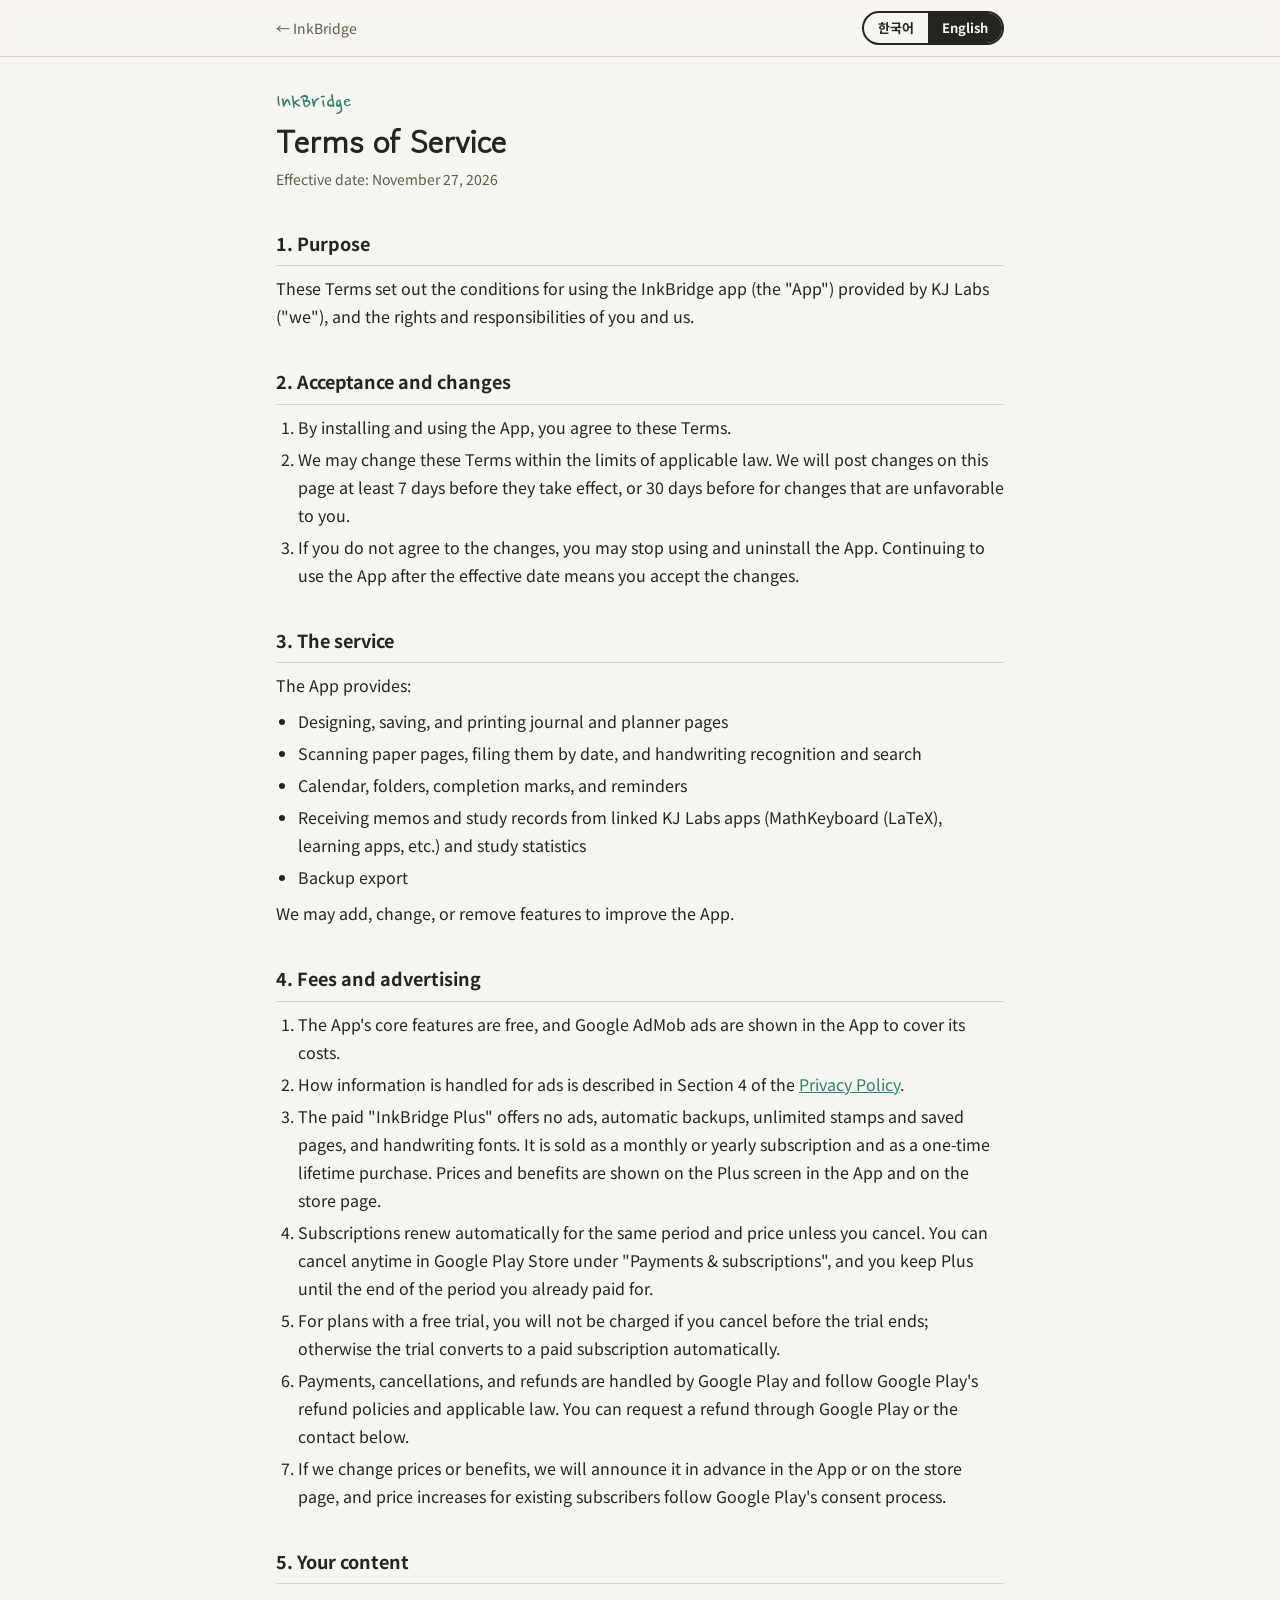
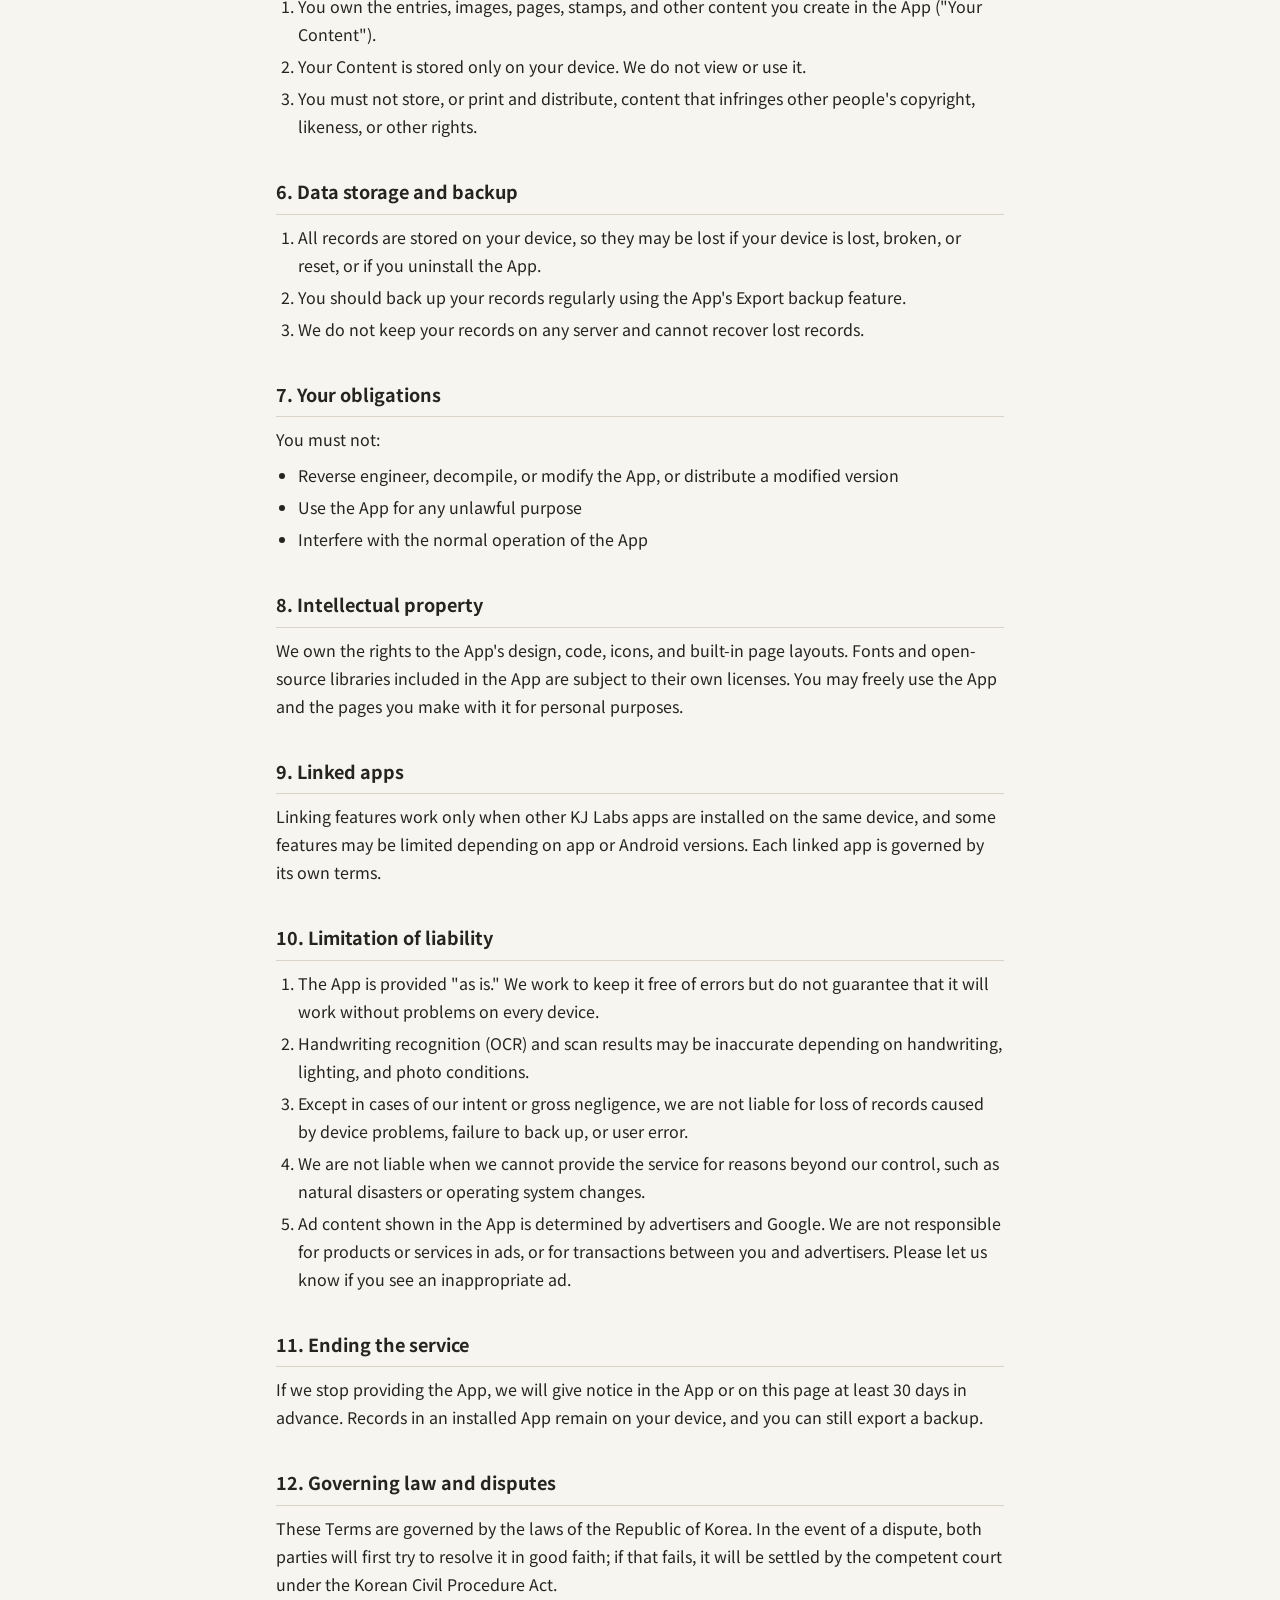
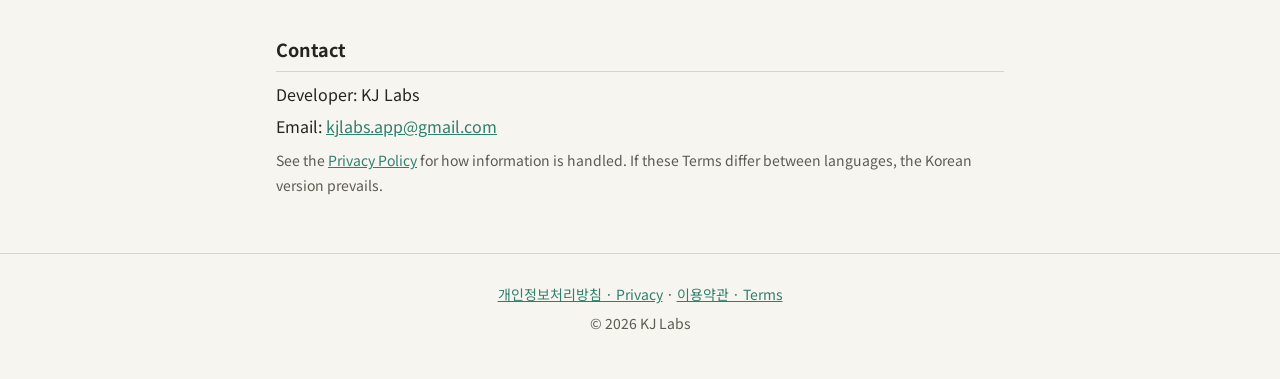
<file: apps/inkbridge/terms.html>
<!DOCTYPE html>
<html lang="ko">
<head>
  <meta charset="UTF-8">
  <meta name="viewport" content="width=device-width, initial-scale=1.0">
  <title>InkBridge 이용약관</title>
  <meta name="description" content="InkBridge 이용약관 (Terms of Service)">
  <link rel="icon" href="icon.png">
  <link rel="preconnect" href="https://fonts.googleapis.com">
  <link rel="preconnect" href="https://fonts.gstatic.com" crossorigin>
  <link href="https://fonts.googleapis.com/css2?family=Gowun+Dodum&family=Nanum+Pen+Script&family=Noto+Sans+KR:wght@400;500;700&display=swap" rel="stylesheet">
  <link rel="stylesheet" href="legal.css">
</head>
<body>
  <header class="top">
    <nav>
      <a href="./" class="back">← InkBridge</a>
      <div class="lang" role="group" aria-label="언어 / Language">
        <button type="button" data-lang="ko">한국어</button>
        <button type="button" data-lang="en">English</button>
      </div>
    </nav>
  </header>

  <main>
    <!-- ===================== 한국어 ===================== -->
    <article lang="ko" data-section="ko">
      <p class="kicker">InkBridge</p>
      <h1>이용약관</h1>
      <p class="meta">시행일: 2026년 11월 27일</p>

      <h2>제1조 (목적)</h2>
      <p>이 약관은 KJ Labs(이하 "개발자")가 제공하는 InkBridge 앱(이하 "앱")을 이용하는 데 필요한 조건과 절차, 개발자와 사용자의 권리와 책임을 정합니다.</p>

      <h2>제2조 (약관의 효력과 변경)</h2>
      <ol>
        <li>사용자가 앱을 설치하고 사용하면 이 약관에 동의한 것으로 봅니다.</li>
        <li>개발자는 관련 법령을 어기지 않는 범위에서 약관을 바꿀 수 있으며, 바뀐 약관은 시행일 7일 전부터 이 페이지에 알립니다. 사용자에게 불리한 변경은 30일 전부터 알립니다.</li>
        <li>바뀐 약관에 동의하지 않으면 앱 사용을 멈추고 삭제할 수 있습니다. 시행일 이후에도 계속 사용하면 바뀐 약관에 동의한 것으로 봅니다.</li>
      </ol>

      <h2>제3조 (서비스 내용)</h2>
      <p>앱은 다음 기능을 제공합니다.</p>
      <ul>
        <li>일기·플래너 속지 만들기, 저장, 인쇄</li>
        <li>종이 페이지 스캔, 날짜별 보관, 손글씨 인식과 검색</li>
        <li>달력, 폴더, 완료 표시, 알림</li>
        <li>KJ Labs 연동 앱(MathKeyboard(LaTeX), 학습 앱 등)의 메모와 학습 기록 받기, 학습 통계</li>
        <li>백업 내보내기</li>
      </ul>
      <p>개발자는 앱을 더 낫게 만들기 위해 기능을 추가하거나 바꾸거나 없앨 수 있습니다.</p>

      <h2>제4조 (이용 요금과 광고)</h2>
      <ol>
        <li>앱의 기본 기능은 무료로 제공되며, 운영 비용을 위해 앱 화면에 Google AdMob 광고가 표시됩니다.</li>
        <li>광고를 위한 정보 처리는 <a href="privacy.html">개인정보처리방침</a> 4번에서 설명합니다.</li>
        <li>유료 상품 "InkBridge Plus"는 광고 제거, 자동 백업, 스탬프·저장한 속지 무제한, 손글씨 글꼴을 제공합니다. 월간·연간 정기 구독과 1회 결제(평생 이용권)로 판매하며, 가격과 혜택은 앱의 Plus 화면과 스토어 페이지에 표시합니다.</li>
        <li>정기 구독은 사용자가 해지하지 않으면 같은 기간·금액으로 자동 갱신됩니다. 해지는 언제든 Google Play 스토어의 "결제 및 정기 결제"에서 할 수 있으며, 해지해도 이미 결제한 기간이 끝날 때까지는 Plus를 이용할 수 있습니다.</li>
        <li>무료 체험이 있는 요금제는 체험 기간이 끝나기 전에 해지하면 요금이 청구되지 않으며, 체험이 끝나면 자동으로 유료 구독으로 전환됩니다.</li>
        <li>결제, 결제 취소와 환불은 Google Play가 처리하며 Google Play의 환불 정책과 관련 법령(전자상거래법 등)을 따릅니다. 환불 요청은 Google Play 또는 아래 문의처로 할 수 있습니다.</li>
        <li>가격이나 혜택을 바꾸는 경우 미리 앱 또는 스토어 페이지에 알리며, 기존 구독자에게 불리한 가격 변경은 Google Play의 절차에 따라 사전 동의를 받습니다.</li>
      </ol>

      <h2>제5조 (사용자 콘텐츠)</h2>
      <ol>
        <li>사용자가 앱에 쓰고 찍고 만든 일기, 이미지, 속지, 스탬프 등(이하 "사용자 콘텐츠")의 권리는 사용자에게 있습니다.</li>
        <li>사용자 콘텐츠는 사용자 기기 안에만 저장되며, 개발자는 이를 보거나 사용하지 않습니다.</li>
        <li>사용자는 다른 사람의 저작권, 초상권 등 권리를 침해하는 콘텐츠를 앱에 저장하거나 인쇄해 퍼뜨리지 않아야 합니다.</li>
      </ol>

      <h2>제6조 (데이터 보관과 백업)</h2>
      <ol>
        <li>모든 기록은 사용자 기기에 저장되므로, 기기 분실·고장·초기화나 앱 삭제로 기록이 사라질 수 있습니다.</li>
        <li>사용자는 앱의 백업 내보내기 기능으로 정기적으로 기록을 백업해야 합니다.</li>
        <li>개발자는 서버에 기록을 보관하지 않으므로, 사라진 기록을 되살려 드릴 수 없습니다.</li>
      </ol>

      <h2>제7조 (사용자의 의무)</h2>
      <p>사용자는 다음 행위를 해서는 안 됩니다.</p>
      <ul>
        <li>앱을 역설계, 디컴파일, 변조하거나 변조한 앱을 배포하는 행위</li>
        <li>앱을 법령에 어긋나는 목적으로 사용하는 행위</li>
        <li>앱의 정상적인 운영을 방해하는 행위</li>
      </ul>

      <h2>제8조 (지식재산권)</h2>
      <p>앱의 디자인, 코드, 아이콘, 기본 제공 속지 양식 등에 대한 권리는 개발자에게 있습니다. 앱에 포함된 글꼴과 오픈소스 라이브러리는 각각의 라이선스를 따릅니다. 사용자는 개인적인 용도로 앱과 앱으로 만든 속지를 자유롭게 사용할 수 있습니다.</p>

      <h2>제9조 (연동 앱)</h2>
      <p>연동 기능은 KJ Labs의 다른 앱이 같은 기기에 설치되어 있을 때만 동작하며, 각 앱의 버전이나 Android 버전에 따라 일부 기능이 제한될 수 있습니다. 각 연동 앱의 이용에는 해당 앱의 약관이 적용됩니다.</p>

      <h2>제10조 (책임의 제한)</h2>
      <ol>
        <li>앱은 "있는 그대로" 제공됩니다. 개발자는 앱이 오류 없이 동작하도록 노력하지만, 모든 기기에서 문제없이 동작함을 보증하지는 않습니다.</li>
        <li>손글씨 인식(OCR)과 스캔 결과는 글씨체, 조명, 촬영 상태에 따라 정확하지 않을 수 있습니다.</li>
        <li>개발자는 고의나 중대한 과실이 없는 한, 기기 문제, 사용자의 백업 소홀, 사용자 과실로 생긴 기록 손실에 대해 책임지지 않습니다.</li>
        <li>천재지변, 운영체제 변경 등 개발자가 통제할 수 없는 사유로 서비스를 제공할 수 없는 경우 책임이 면제됩니다.</li>
        <li>앱에 표시되는 광고의 내용은 광고주와 Google이 정하며, 개발자는 광고에 나온 상품이나 서비스, 광고주와 사용자 사이의 거래에 대해 책임지지 않습니다. 부적절한 광고를 발견하면 문의처로 알려 주세요.</li>
      </ol>

      <h2>제11조 (서비스 종료)</h2>
      <p>개발자가 앱 제공을 끝내야 할 경우, 최소 30일 전에 앱 또는 이 페이지에 알립니다. 앱 제공이 끝나도 이미 설치된 앱의 기록은 사용자 기기에 그대로 남으며, 백업 내보내기를 할 수 있습니다.</p>

      <h2>제12조 (준거법과 분쟁 해결)</h2>
      <p>이 약관은 대한민국 법에 따라 해석됩니다. 분쟁이 생기면 개발자와 사용자는 먼저 성실히 협의하며, 협의가 되지 않으면 「민사소송법」에 따른 관할 법원에서 해결합니다.</p>

      <h2>문의</h2>
      <ul class="plain">
        <li>개발자: KJ Labs</li>
        <li>이메일: <a href="mailto:kjlabs.app@gmail.com">kjlabs.app@gmail.com</a></li>
      </ul>
      <p class="small">개인정보 처리에 관한 내용은 <a href="privacy.html">개인정보처리방침</a>을 확인해 주세요.</p>
    </article>

    <!-- ===================== English ===================== -->
    <article lang="en" data-section="en">
      <p class="kicker">InkBridge</p>
      <h1>Terms of Service</h1>
      <p class="meta">Effective date: November 27, 2026</p>

      <h2>1. Purpose</h2>
      <p>These Terms set out the conditions for using the InkBridge app (the "App") provided by KJ Labs ("we"), and the rights and responsibilities of you and us.</p>

      <h2>2. Acceptance and changes</h2>
      <ol>
        <li>By installing and using the App, you agree to these Terms.</li>
        <li>We may change these Terms within the limits of applicable law. We will post changes on this page at least 7 days before they take effect, or 30 days before for changes that are unfavorable to you.</li>
        <li>If you do not agree to the changes, you may stop using and uninstall the App. Continuing to use the App after the effective date means you accept the changes.</li>
      </ol>

      <h2>3. The service</h2>
      <p>The App provides:</p>
      <ul>
        <li>Designing, saving, and printing journal and planner pages</li>
        <li>Scanning paper pages, filing them by date, and handwriting recognition and search</li>
        <li>Calendar, folders, completion marks, and reminders</li>
        <li>Receiving memos and study records from linked KJ Labs apps (MathKeyboard (LaTeX), learning apps, etc.) and study statistics</li>
        <li>Backup export</li>
      </ul>
      <p>We may add, change, or remove features to improve the App.</p>

      <h2>4. Fees and advertising</h2>
      <ol>
        <li>The App's core features are free, and Google AdMob ads are shown in the App to cover its costs.</li>
        <li>How information is handled for ads is described in Section 4 of the <a href="privacy.html">Privacy Policy</a>.</li>
        <li>The paid "InkBridge Plus" offers no ads, automatic backups, unlimited stamps and saved pages, and handwriting fonts. It is sold as a monthly or yearly subscription and as a one-time lifetime purchase. Prices and benefits are shown on the Plus screen in the App and on the store page.</li>
        <li>Subscriptions renew automatically for the same period and price unless you cancel. You can cancel anytime in Google Play Store under "Payments &amp; subscriptions", and you keep Plus until the end of the period you already paid for.</li>
        <li>For plans with a free trial, you will not be charged if you cancel before the trial ends; otherwise the trial converts to a paid subscription automatically.</li>
        <li>Payments, cancellations, and refunds are handled by Google Play and follow Google Play's refund policies and applicable law. You can request a refund through Google Play or the contact below.</li>
        <li>If we change prices or benefits, we will announce it in advance in the App or on the store page, and price increases for existing subscribers follow Google Play's consent process.</li>
      </ol>

      <h2>5. Your content</h2>
      <ol>
        <li>You own the entries, images, pages, stamps, and other content you create in the App ("Your Content").</li>
        <li>Your Content is stored only on your device. We do not view or use it.</li>
        <li>You must not store, or print and distribute, content that infringes other people's copyright, likeness, or other rights.</li>
      </ol>

      <h2>6. Data storage and backup</h2>
      <ol>
        <li>All records are stored on your device, so they may be lost if your device is lost, broken, or reset, or if you uninstall the App.</li>
        <li>You should back up your records regularly using the App's Export backup feature.</li>
        <li>We do not keep your records on any server and cannot recover lost records.</li>
      </ol>

      <h2>7. Your obligations</h2>
      <p>You must not:</p>
      <ul>
        <li>Reverse engineer, decompile, or modify the App, or distribute a modified version</li>
        <li>Use the App for any unlawful purpose</li>
        <li>Interfere with the normal operation of the App</li>
      </ul>

      <h2>8. Intellectual property</h2>
      <p>We own the rights to the App's design, code, icons, and built-in page layouts. Fonts and open-source libraries included in the App are subject to their own licenses. You may freely use the App and the pages you make with it for personal purposes.</p>

      <h2>9. Linked apps</h2>
      <p>Linking features work only when other KJ Labs apps are installed on the same device, and some features may be limited depending on app or Android versions. Each linked app is governed by its own terms.</p>

      <h2>10. Limitation of liability</h2>
      <ol>
        <li>The App is provided "as is." We work to keep it free of errors but do not guarantee that it will work without problems on every device.</li>
        <li>Handwriting recognition (OCR) and scan results may be inaccurate depending on handwriting, lighting, and photo conditions.</li>
        <li>Except in cases of our intent or gross negligence, we are not liable for loss of records caused by device problems, failure to back up, or user error.</li>
        <li>We are not liable when we cannot provide the service for reasons beyond our control, such as natural disasters or operating system changes.</li>
        <li>Ad content shown in the App is determined by advertisers and Google. We are not responsible for products or services in ads, or for transactions between you and advertisers. Please let us know if you see an inappropriate ad.</li>
      </ol>

      <h2>11. Ending the service</h2>
      <p>If we stop providing the App, we will give notice in the App or on this page at least 30 days in advance. Records in an installed App remain on your device, and you can still export a backup.</p>

      <h2>12. Governing law and disputes</h2>
      <p>These Terms are governed by the laws of the Republic of Korea. In the event of a dispute, both parties will first try to resolve it in good faith; if that fails, it will be settled by the competent court under the Korean Civil Procedure Act.</p>

      <h2>Contact</h2>
      <ul class="plain">
        <li>Developer: KJ Labs</li>
        <li>Email: <a href="mailto:kjlabs.app@gmail.com">kjlabs.app@gmail.com</a></li>
      </ul>
      <p class="small">See the <a href="privacy.html">Privacy Policy</a> for how information is handled. If these Terms differ between languages, the Korean version prevails.</p>
    </article>
  </main>

  <footer>
    <p><a href="privacy.html">개인정보처리방침 · Privacy</a> · <a href="terms.html">이용약관 · Terms</a></p>
    <p>© 2026 KJ Labs</p>
  </footer>

  <script src="legal.js"></script>
</body>
</html>
</file>
<file: apps/ddayclean/legal.css>
/* 개인정보처리방침·이용약관 공통 스타일 (사이트 종이 톤) */
:root {
  --paper: #f7f5ef; --paper-2: #efece3; --card: #fffdf8;
  --ink: #26241f; --ink-2: #5d5a52; --line: #d9d4c7;
  --accent: #2f7f6f; --accent-soft: #d6efe7;
}
@media (prefers-color-scheme: dark) {
  :root:not([data-theme="light"]) {
    --paper: #1b1a17; --paper-2: #23221e; --card: #262520;
    --ink: #ece8dd; --ink-2: #aaa596; --line: #3b3932;
    --accent: #6fd1bb; --accent-soft: #1d3a33;
  }
}
:root[data-theme="dark"] {
  --paper: #1b1a17; --paper-2: #23221e; --card: #262520;
  --ink: #ece8dd; --ink-2: #aaa596; --line: #3b3932;
  --accent: #6fd1bb; --accent-soft: #1d3a33;
}

* { box-sizing: border-box; }
html { -webkit-text-size-adjust: 100%; }
body {
  margin: 0;
  background: var(--paper);
  color: var(--ink);
  font-family: 'Noto Sans KR', system-ui, sans-serif;
  font-size: 16px;
  line-height: 1.75;
  word-break: keep-all;
  overflow-wrap: anywhere;
}
a { color: var(--accent); }

.top {
  position: sticky; top: 0; z-index: 10;
  background: color-mix(in srgb, var(--paper) 88%, transparent);
  backdrop-filter: blur(6px);
  border-bottom: 1px solid var(--line);
}
.top nav {
  max-width: 760px; margin: 0 auto; padding: 0 16px; height: 56px;
  display: flex; align-items: center; justify-content: space-between; gap: 12px;
}
.back { color: var(--ink-2); text-decoration: none; font-size: 14px; white-space: nowrap; }
.back:hover { text-decoration: underline; }

.lang { display: inline-flex; border: 2px solid var(--ink); border-radius: 999px; overflow: hidden; }
.lang button {
  font: inherit; font-size: 13px; font-weight: 700; padding: 4px 14px;
  border: 0; background: transparent; color: var(--ink); cursor: pointer;
}
.lang button[aria-pressed="true"] { background: var(--ink); color: var(--paper); }

main { max-width: 760px; margin: 0 auto; padding: 32px 16px 48px; }
article + article { margin-top: 64px; padding-top: 48px; border-top: 2px dashed var(--line); }
/* JS가 언어를 고르면 다른 언어는 숨김 (JS가 없으면 둘 다 보임) */
.js-lang article[hidden] { display: none; }
.js-lang article + article { margin-top: 0; padding-top: 0; border-top: 0; }

.kicker { font-family: 'Nanum Pen Script', cursive; font-size: 24px; color: var(--accent); margin: 0; line-height: 1.2; }
h1 { font-family: 'Gowun Dodum', 'Noto Sans KR', sans-serif; font-size: 32px; line-height: 1.3; margin: 4px 0 4px; }
.meta { color: var(--ink-2); font-size: 14px; margin: 0 0 24px; }
h2 { font-size: 18px; margin: 36px 0 8px; padding-bottom: 6px; border-bottom: 1px solid var(--line); }
p { margin: 8px 0; }
ul, ol { padding-left: 22px; margin: 8px 0; }
li { margin: 4px 0; }
ul.plain { list-style: none; padding-left: 0; }
.small { font-size: 14px; color: var(--ink-2); }

.summary {
  background: var(--card); border: 2px solid var(--ink);
  border-radius: 18px 14px 20px 12px / 12px 20px 14px 18px;
  box-shadow: 4px 4px 0 var(--line);
  padding: 16px 20px; margin: 0 0 24px;
}
.summary strong { display: block; margin-bottom: 4px; }

table { width: 100%; border-collapse: collapse; margin: 12px 0; font-size: 15px; background: var(--card); }
th, td { border: 1px solid var(--line); padding: 8px 10px; text-align: left; vertical-align: top; }
th { background: var(--paper-2); font-weight: 700; }

footer {
  border-top: 1px solid var(--line); padding: 24px 16px 40px;
  text-align: center; font-size: 14px; color: var(--ink-2);
}
footer p { margin: 4px 0; }
</file>
<file: apps/inkbridge/legal.css>
/* 개인정보처리방침·이용약관 공통 스타일 (사이트 종이 톤) */
:root {
  --paper: #f7f5ef; --paper-2: #efece3; --card: #fffdf8;
  --ink: #26241f; --ink-2: #5d5a52; --line: #d9d4c7;
  --accent: #2f7f6f; --accent-soft: #d6efe7;
}
@media (prefers-color-scheme: dark) {
  :root:not([data-theme="light"]) {
    --paper: #1b1a17; --paper-2: #23221e; --card: #262520;
    --ink: #ece8dd; --ink-2: #aaa596; --line: #3b3932;
    --accent: #6fd1bb; --accent-soft: #1d3a33;
  }
}
:root[data-theme="dark"] {
  --paper: #1b1a17; --paper-2: #23221e; --card: #262520;
  --ink: #ece8dd; --ink-2: #aaa596; --line: #3b3932;
  --accent: #6fd1bb; --accent-soft: #1d3a33;
}

* { box-sizing: border-box; }
html { -webkit-text-size-adjust: 100%; }
body {
  margin: 0;
  background: var(--paper);
  color: var(--ink);
  font-family: 'Noto Sans KR', system-ui, sans-serif;
  font-size: 16px;
  line-height: 1.75;
  word-break: keep-all;
  overflow-wrap: anywhere;
}
a { color: var(--accent); }

.top {
  position: sticky; top: 0; z-index: 10;
  background: color-mix(in srgb, var(--paper) 88%, transparent);
  backdrop-filter: blur(6px);
  border-bottom: 1px solid var(--line);
}
.top nav {
  max-width: 760px; margin: 0 auto; padding: 0 16px; height: 56px;
  display: flex; align-items: center; justify-content: space-between; gap: 12px;
}
.back { color: var(--ink-2); text-decoration: none; font-size: 14px; white-space: nowrap; }
.back:hover { text-decoration: underline; }

.lang { display: inline-flex; border: 2px solid var(--ink); border-radius: 999px; overflow: hidden; }
.lang button {
  font: inherit; font-size: 13px; font-weight: 700; padding: 4px 14px;
  border: 0; background: transparent; color: var(--ink); cursor: pointer;
}
.lang button[aria-pressed="true"] { background: var(--ink); color: var(--paper); }

main { max-width: 760px; margin: 0 auto; padding: 32px 16px 48px; }
article + article { margin-top: 64px; padding-top: 48px; border-top: 2px dashed var(--line); }
/* JS가 언어를 고르면 다른 언어는 숨김 (JS가 없으면 둘 다 보임) */
.js-lang article[hidden] { display: none; }
.js-lang article + article { margin-top: 0; padding-top: 0; border-top: 0; }

.kicker { font-family: 'Nanum Pen Script', cursive; font-size: 24px; color: var(--accent); margin: 0; line-height: 1.2; }
h1 { font-family: 'Gowun Dodum', 'Noto Sans KR', sans-serif; font-size: 32px; line-height: 1.3; margin: 4px 0 4px; }
.meta { color: var(--ink-2); font-size: 14px; margin: 0 0 24px; }
h2 { font-size: 18px; margin: 36px 0 8px; padding-bottom: 6px; border-bottom: 1px solid var(--line); }
p { margin: 8px 0; }
ul, ol { padding-left: 22px; margin: 8px 0; }
li { margin: 4px 0; }
ul.plain { list-style: none; padding-left: 0; }
.small { font-size: 14px; color: var(--ink-2); }

.summary {
  background: var(--card); border: 2px solid var(--ink);
  border-radius: 18px 14px 20px 12px / 12px 20px 14px 18px;
  box-shadow: 4px 4px 0 var(--line);
  padding: 16px 20px; margin: 0 0 24px;
}
.summary strong { display: block; margin-bottom: 4px; }

table { width: 100%; border-collapse: collapse; margin: 12px 0; font-size: 15px; background: var(--card); }
th, td { border: 1px solid var(--line); padding: 8px 10px; text-align: left; vertical-align: top; }
th { background: var(--paper-2); font-weight: 700; }

footer {
  border-top: 1px solid var(--line); padding: 24px 16px 40px;
  text-align: center; font-size: 14px; color: var(--ink-2);
}
footer p { margin: 4px 0; }
</file>
